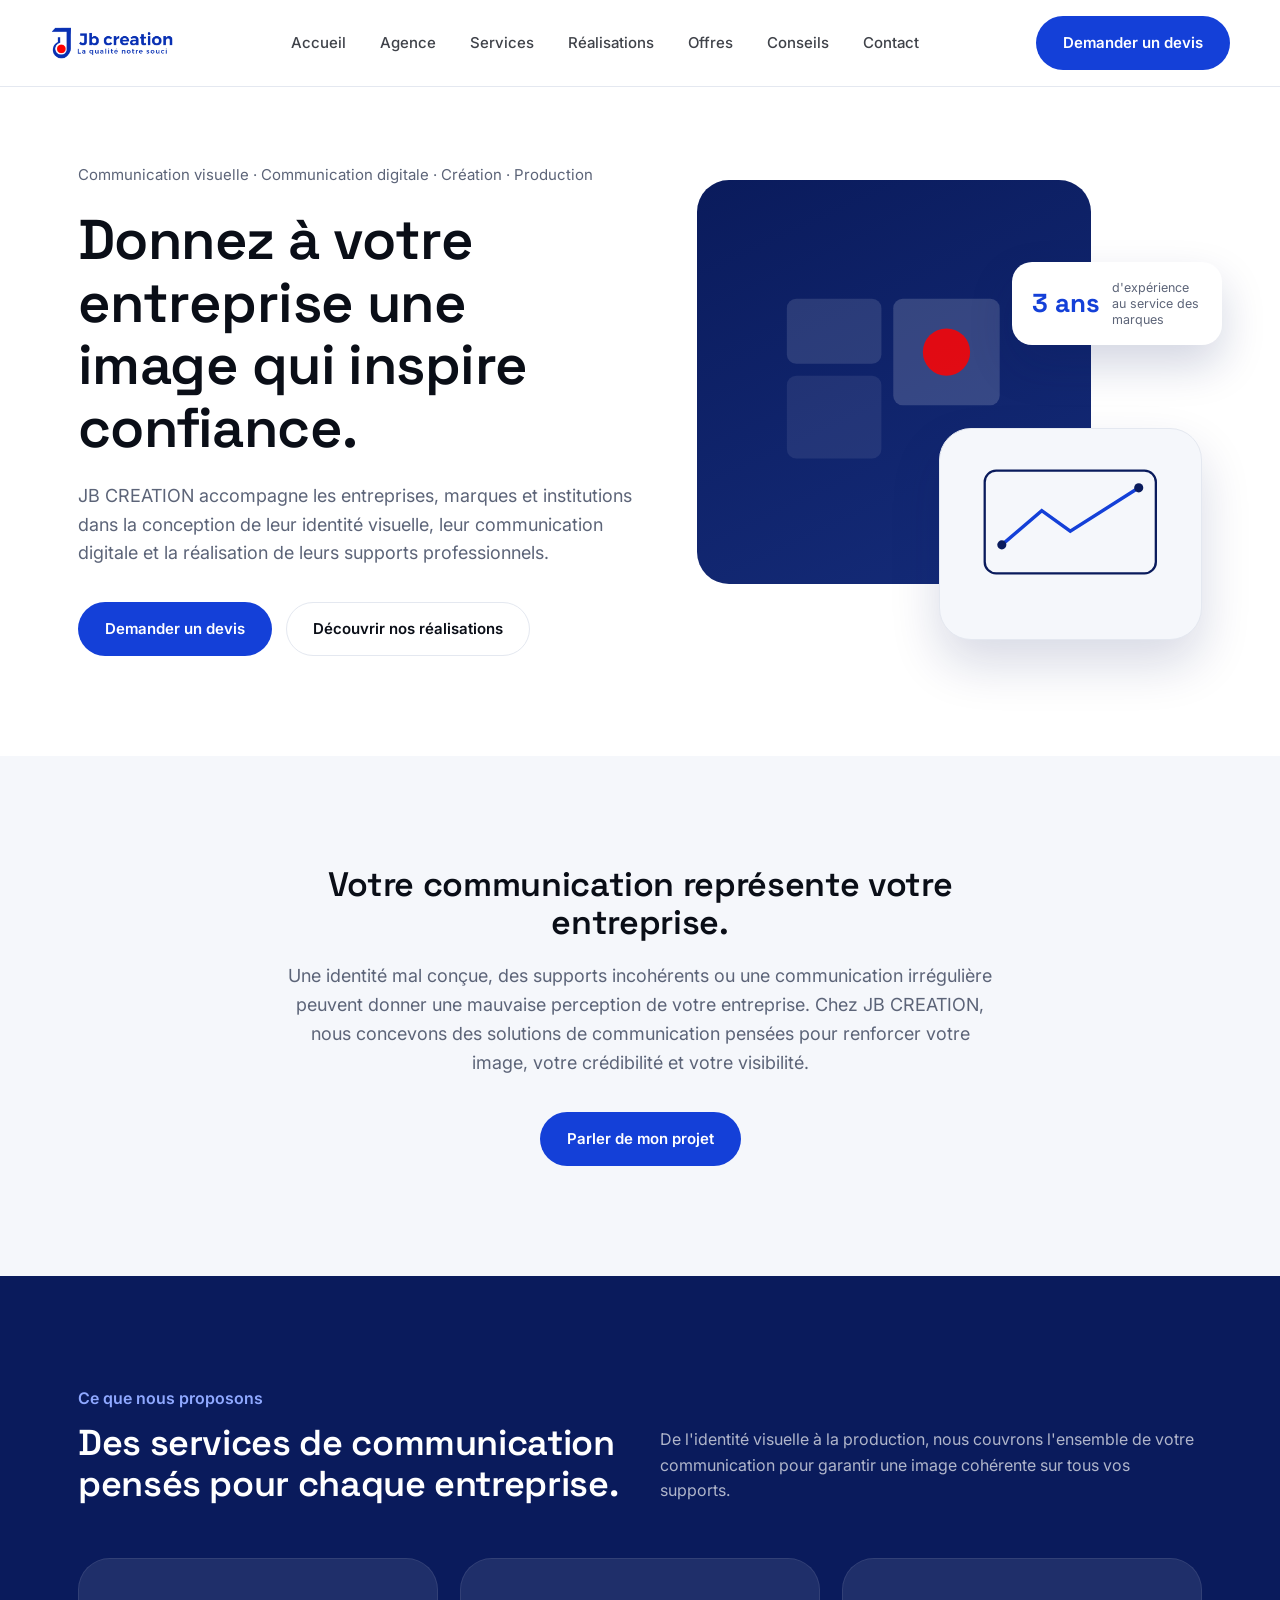
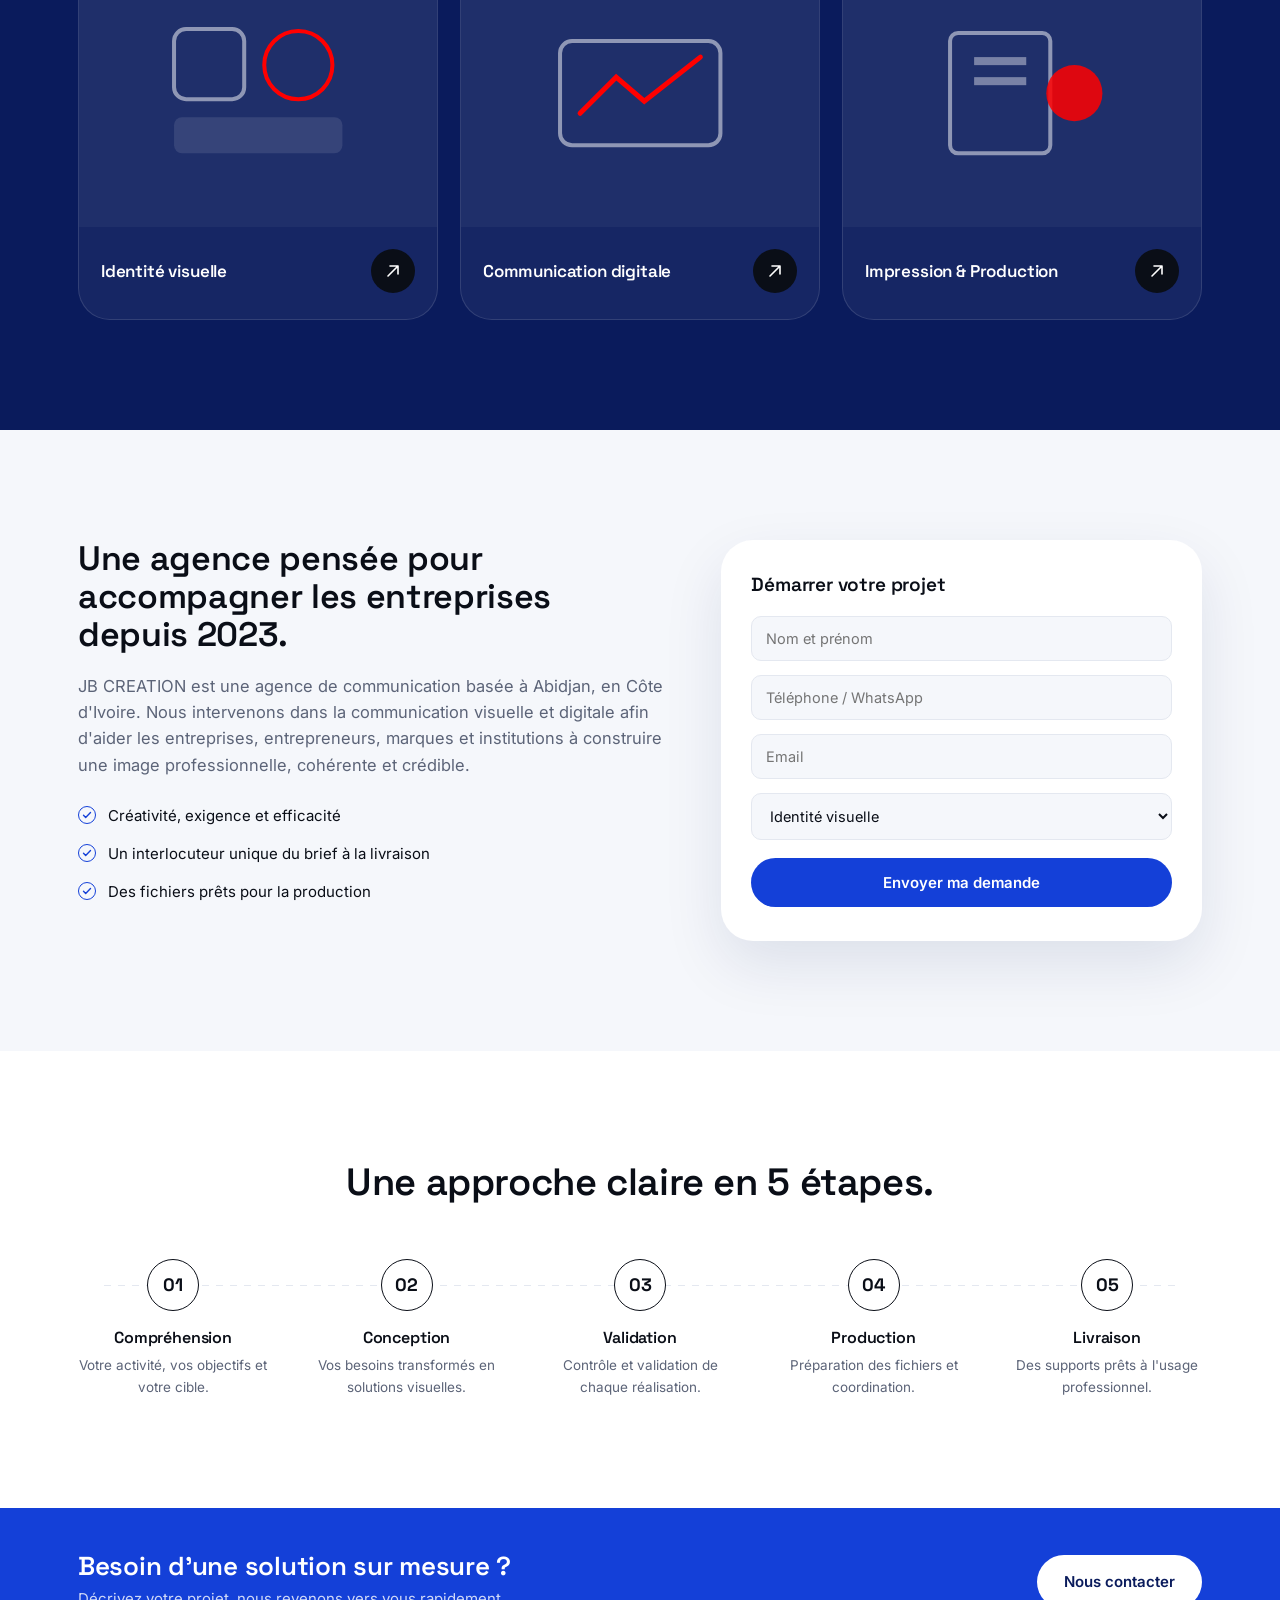
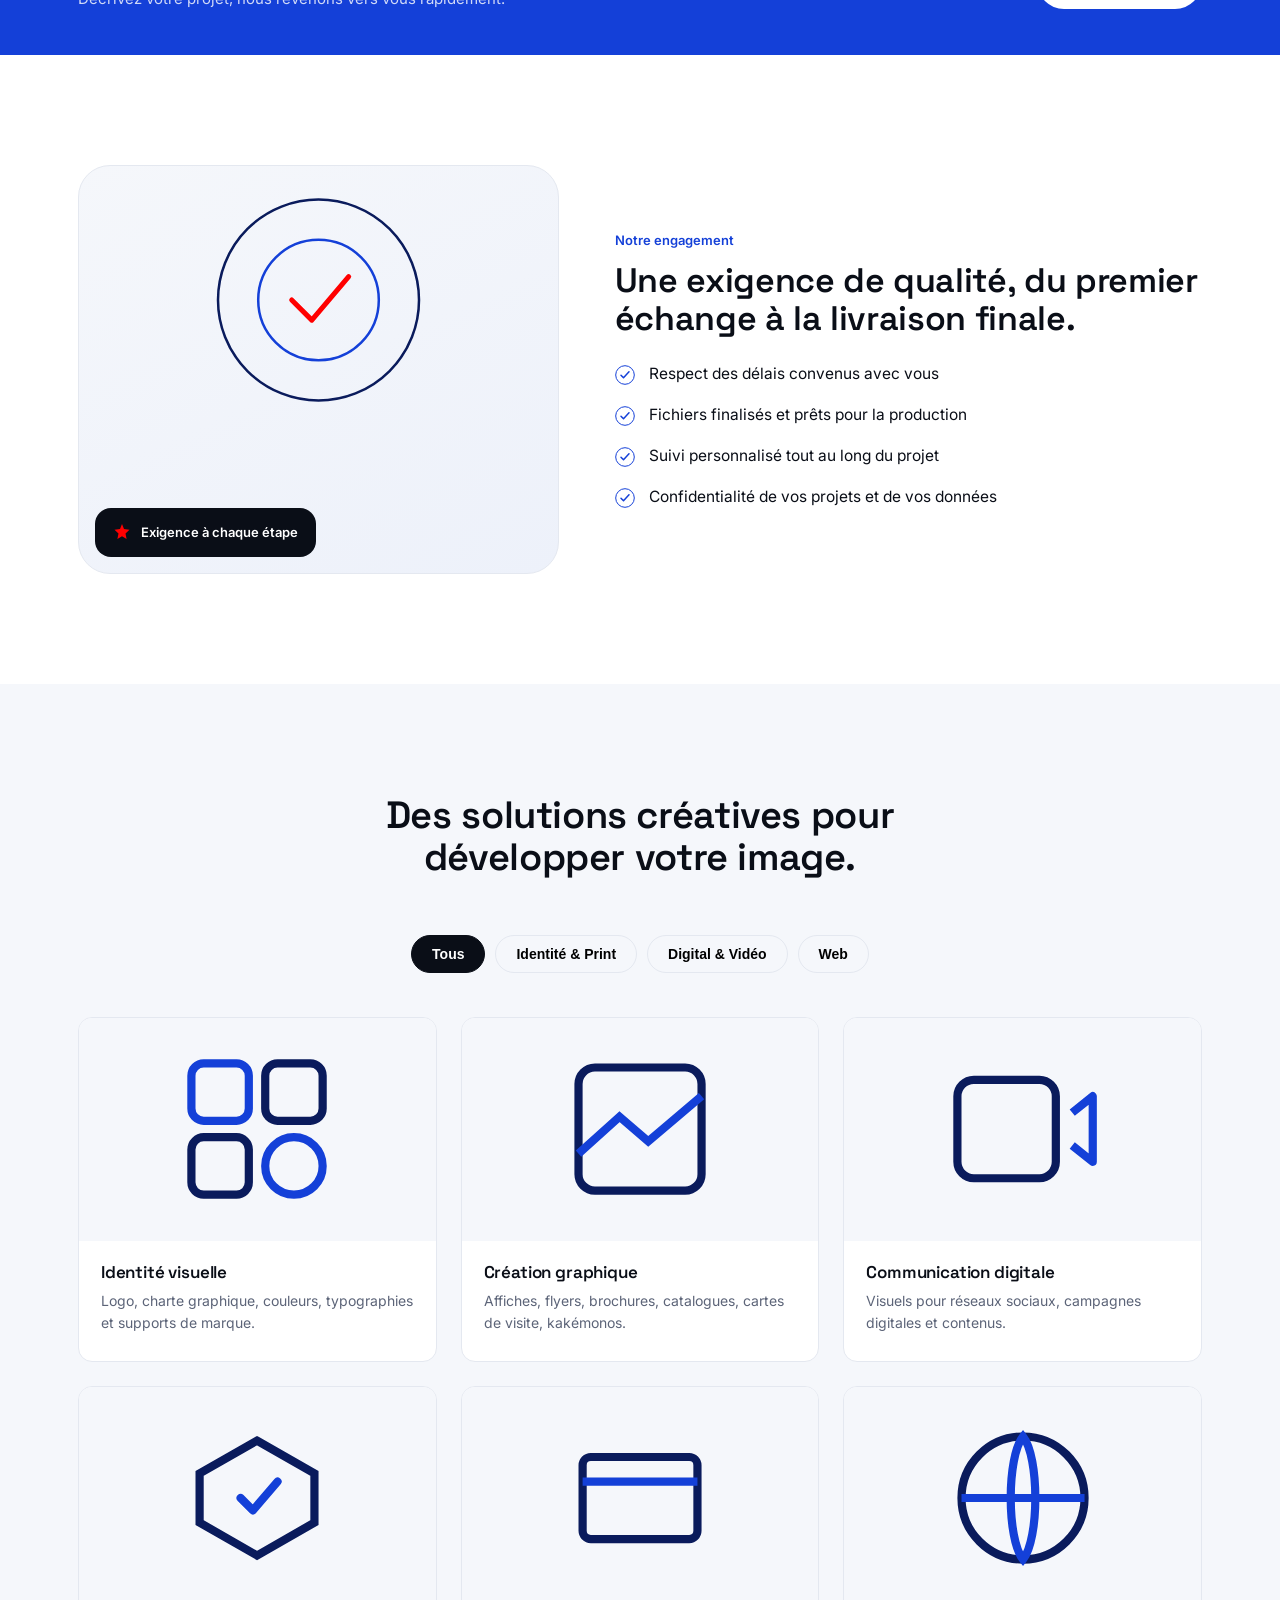
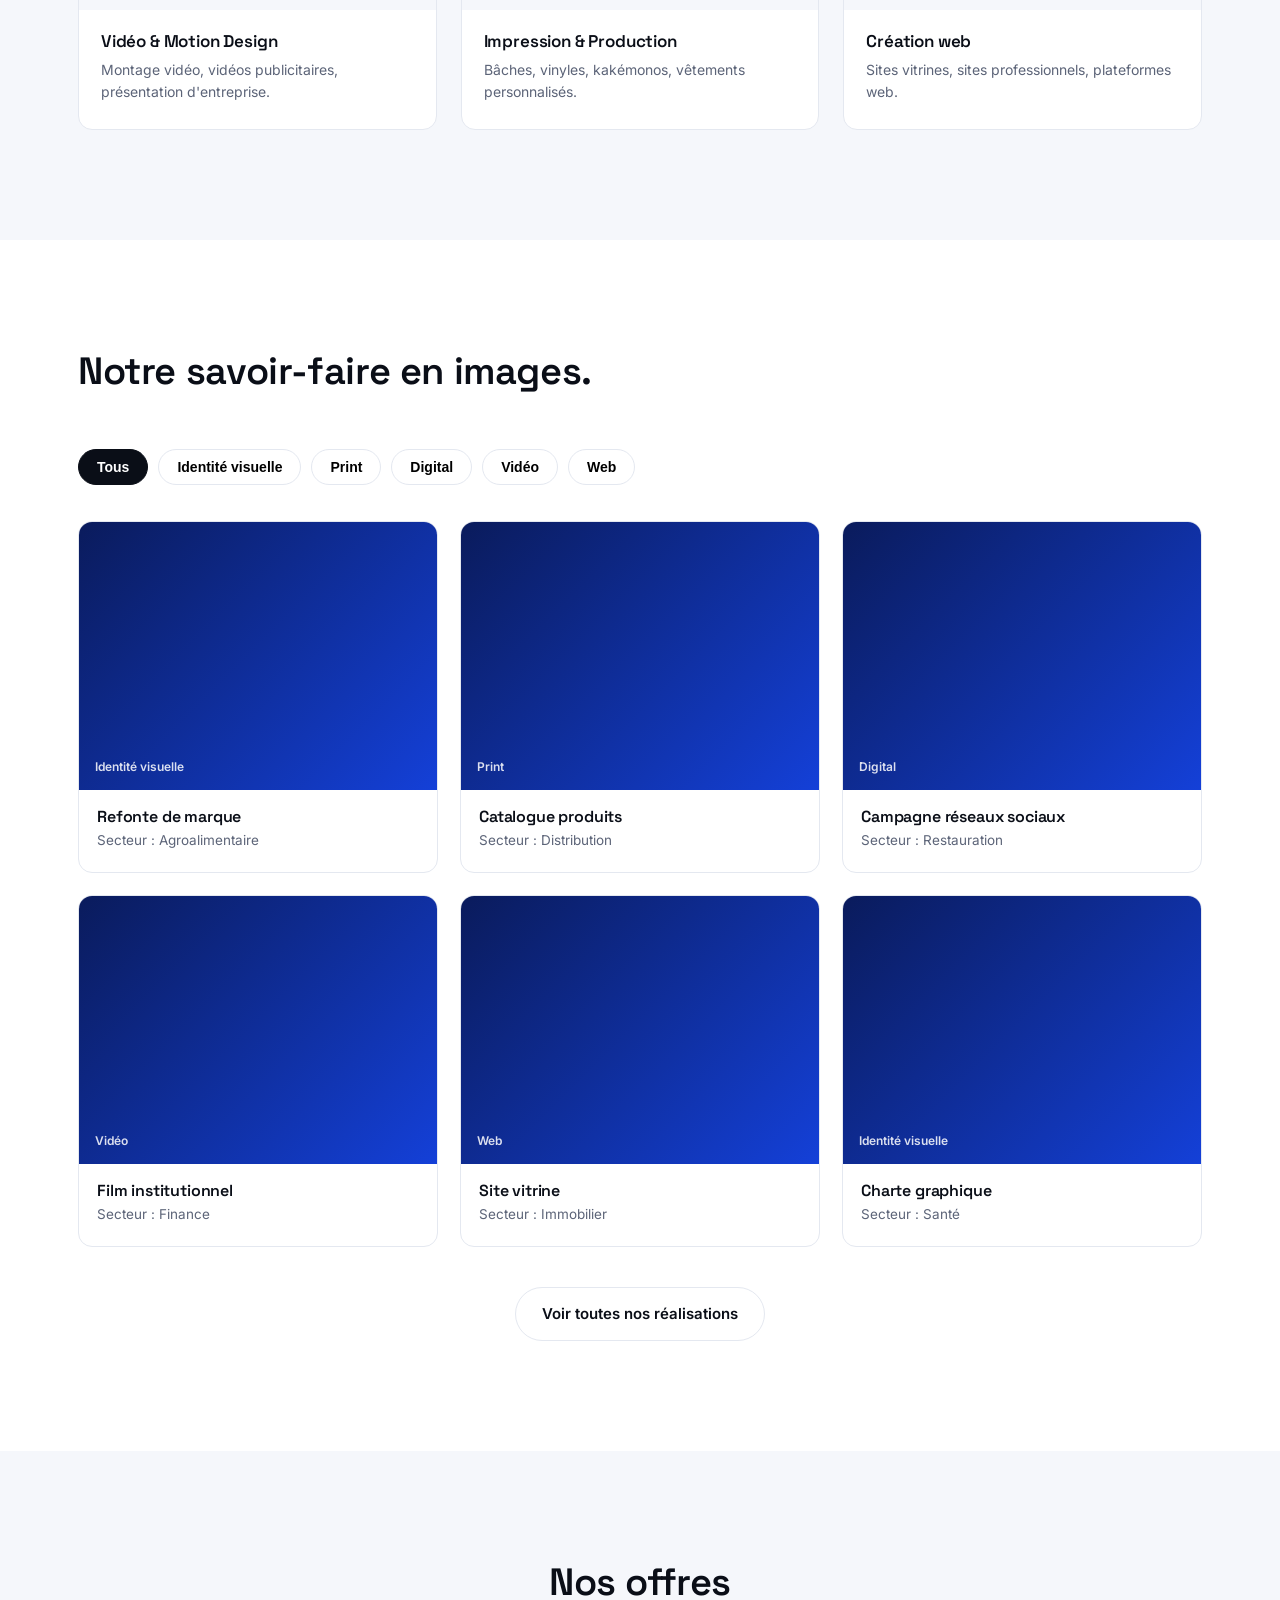
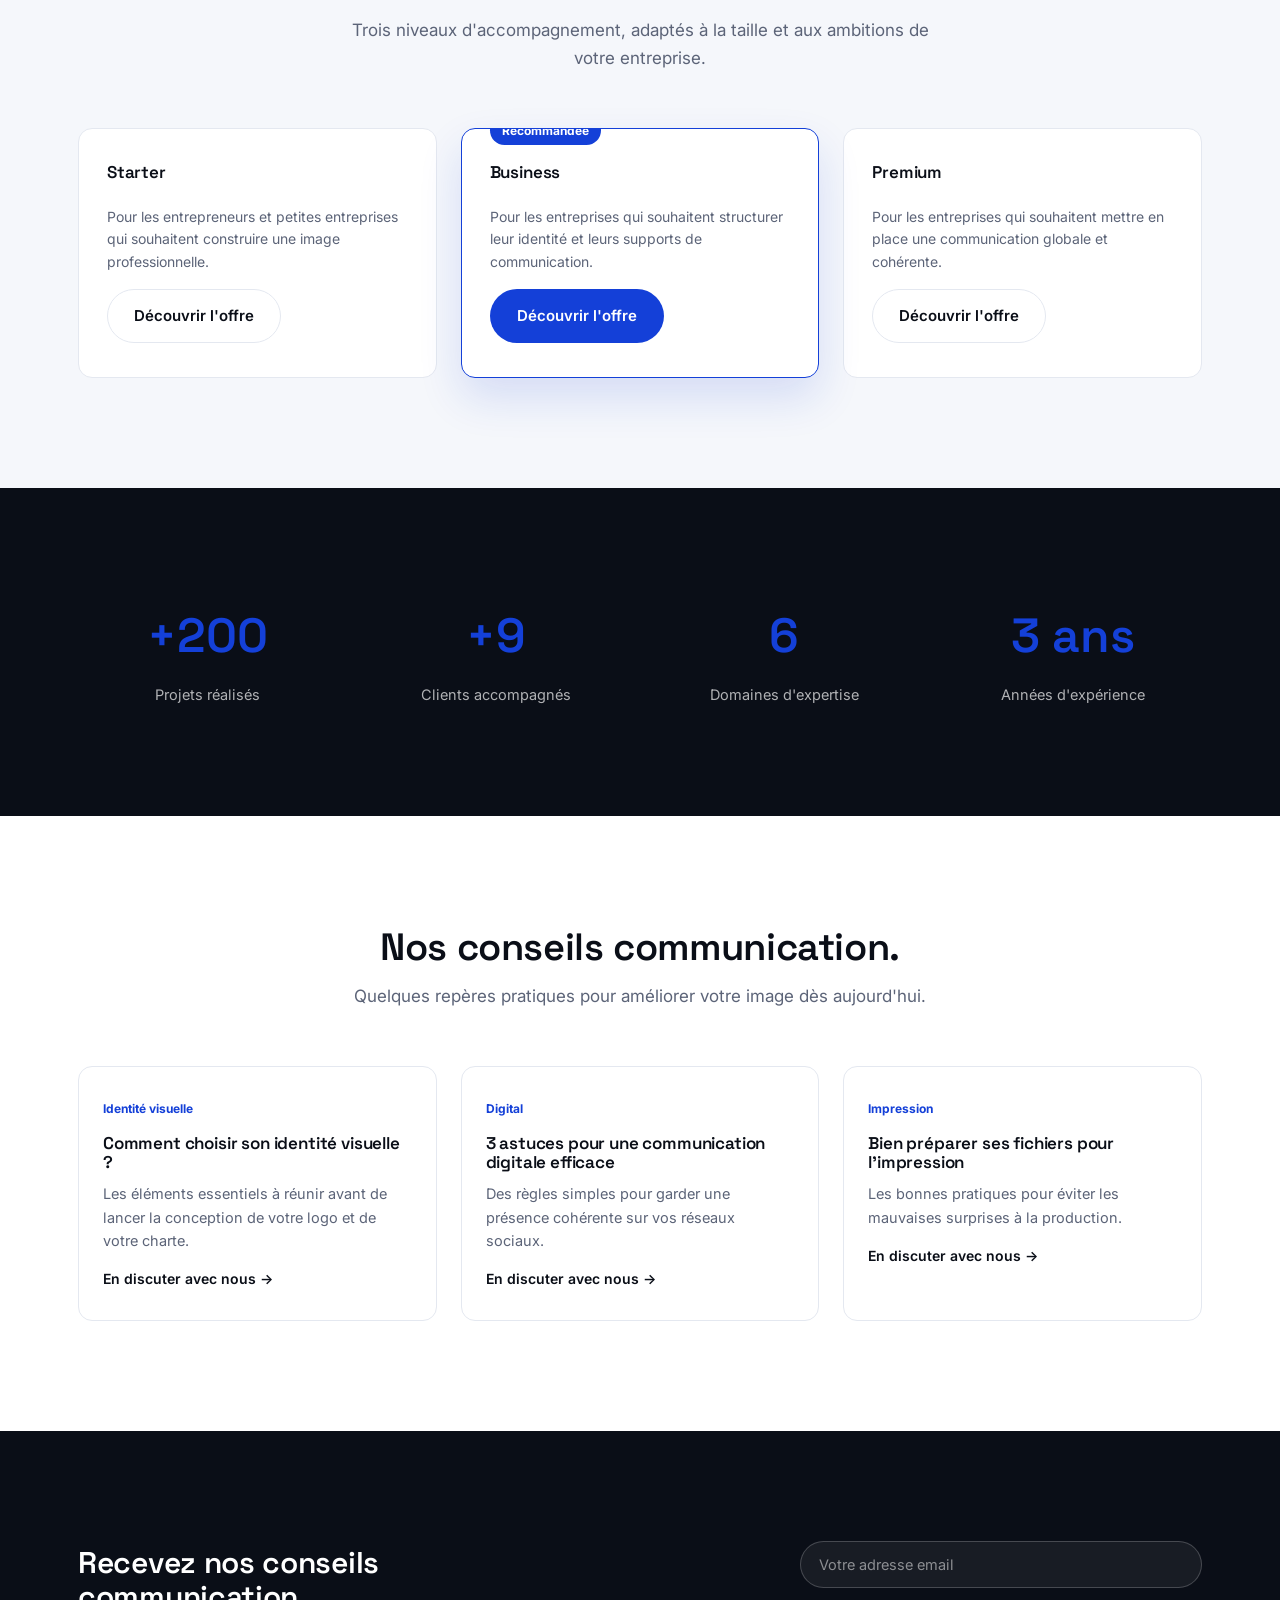
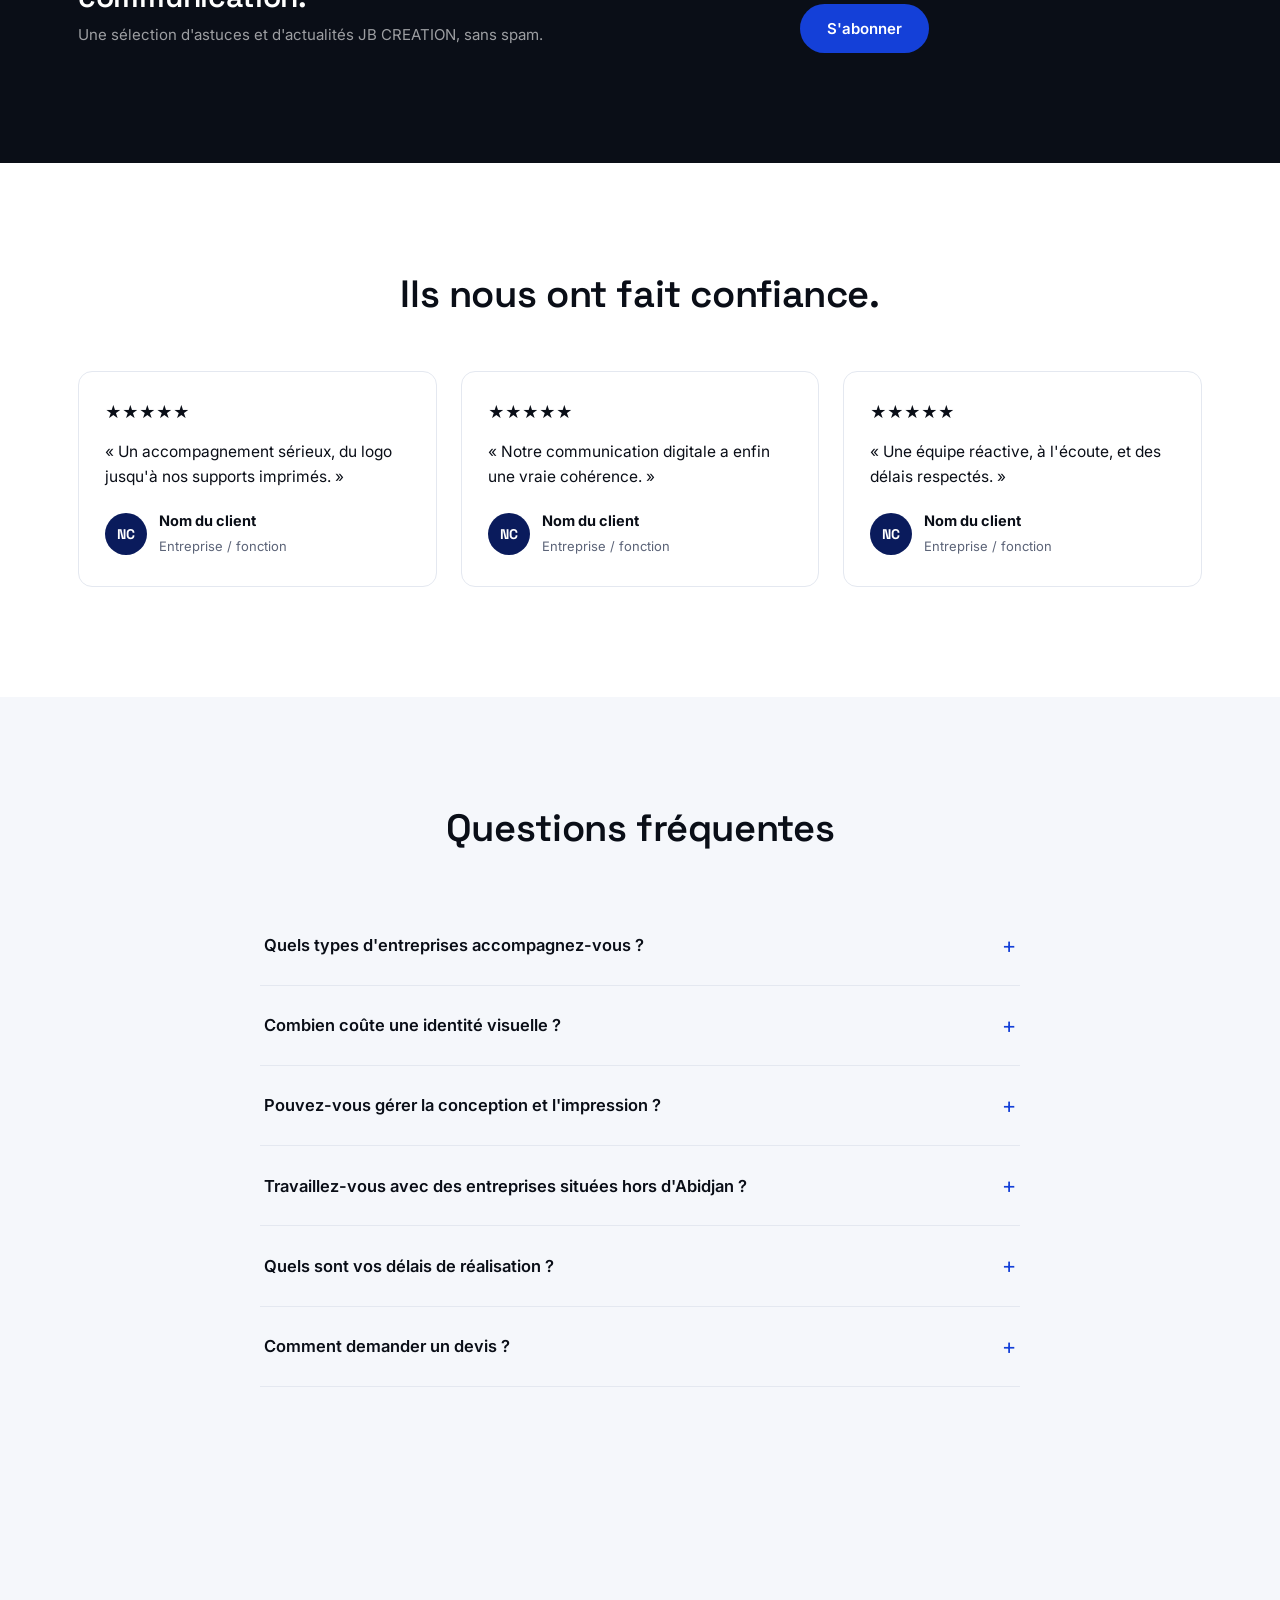
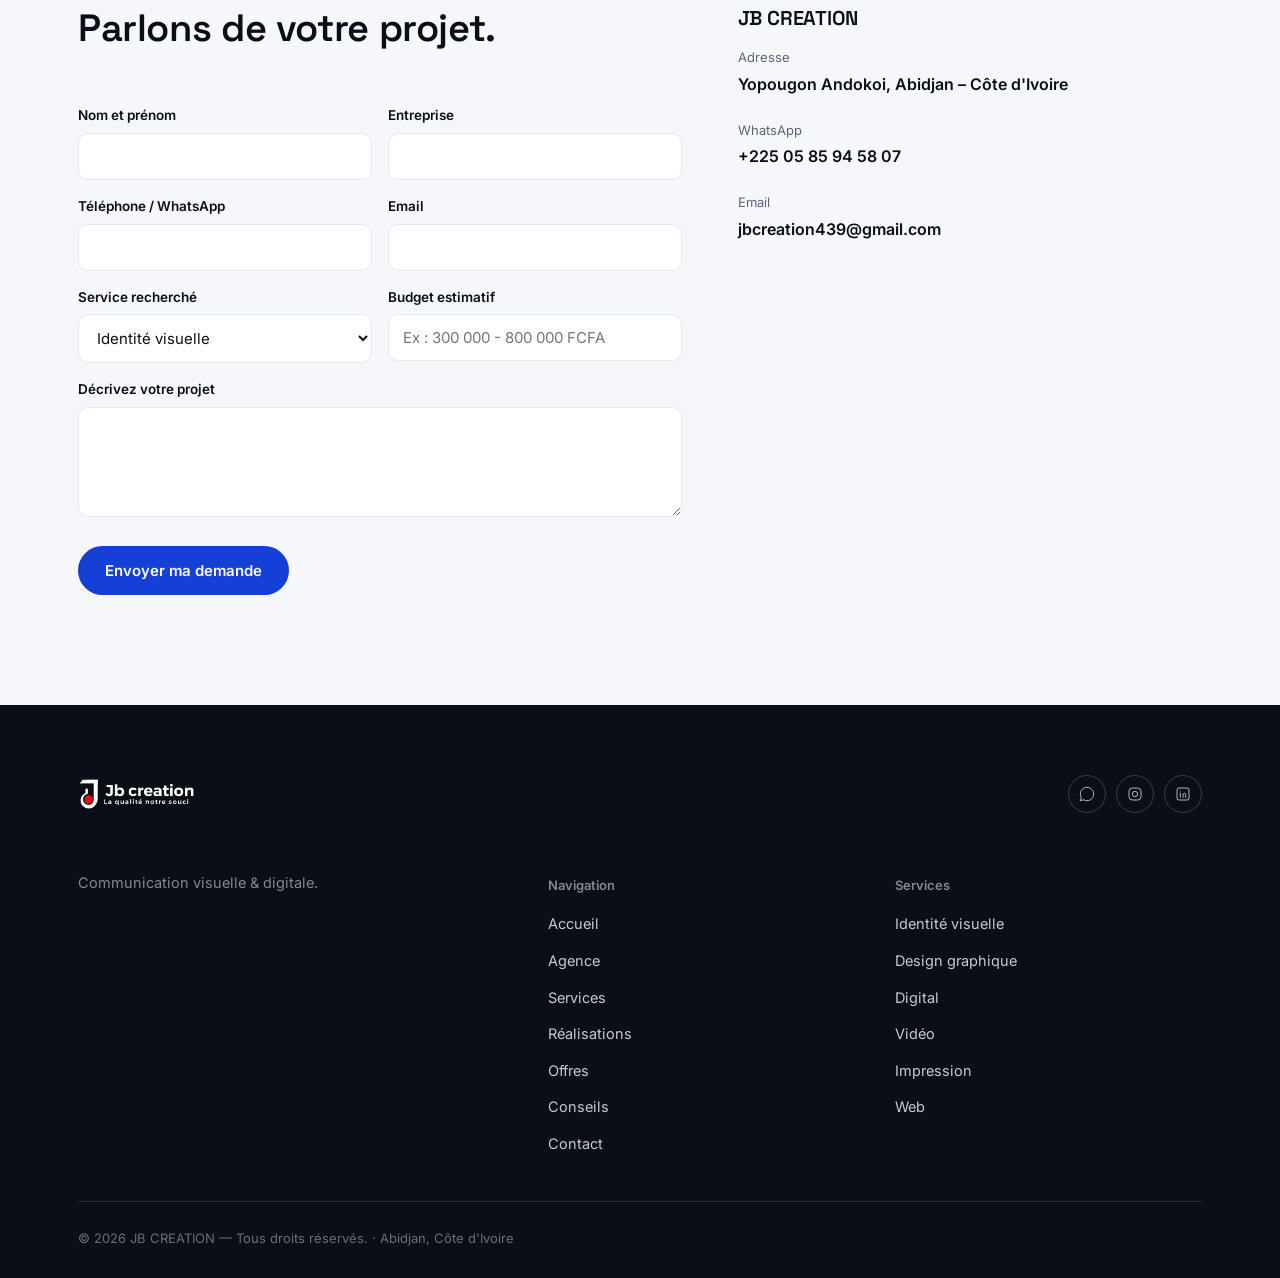
<file: JB CREATION — Agence de communication visuelle & digitale, Abidjan.html>
<!DOCTYPE html>
<html lang="fr">
<head>
<meta charset="UTF-8">
<meta name="viewport" content="width=device-width, initial-scale=1.0">
<title>JB CREATION — Agence de communication visuelle & digitale, Abidjan</title>
<link rel="preconnect" href="https://fonts.googleapis.com">
<link rel="preconnect" href="https://fonts.gstatic.com" crossorigin>
<link href="https://fonts.googleapis.com/css2?family=Space+Grotesk:wght@400;500;600;700&family=Inter:wght@400;500;600;700&display=swap" rel="stylesheet">
<style>
  :root{
    --ink:#0A0E17;
    --navy:#0A1B5C;
    --electric:#1440D8;
    --white:#FFFFFF;
    --paper:#F5F7FB;
    --red:#FF0000;
    --muted:#5C6478;
    --line:#E4E8F0;
    --radius:14px;
    --radius-lg:32px;
    --maxw:1180px;
  }
  *{box-sizing:border-box;}
  html{scroll-behavior:smooth;}
  body{
    margin:0;
    font-family:'Inter',sans-serif;
    color:var(--ink);
    background:var(--white);
    line-height:1.6;
    -webkit-font-smoothing:antialiased;
  }
  h1,h2,h3,.display{
    font-family:'Space Grotesk',sans-serif;
    font-weight:600;
    line-height:1.12;
    margin:0;
    letter-spacing:-0.01em;
  }
  p{margin:0;}
  a{color:inherit;text-decoration:none;}
  img,svg{display:block;max-width:100%;}
  ul{margin:0;}
  .wrap{max-width:var(--maxw);margin:0 auto;padding:0 28px;}
  section{padding:110px 0;}
  @media (max-width:720px){ section{padding:70px 0;} .wrap{padding:0 20px;} }

  /* Buttons */
  .btn{
    display:inline-flex;align-items:center;gap:8px;
    padding:14px 26px;border-radius:999px;
    font-family:'Inter',sans-serif;font-weight:600;font-size:15px;
    border:1.5px solid transparent;cursor:pointer;
    transition:transform .18s ease, box-shadow .18s ease, background .18s ease, color .18s ease;
    white-space:nowrap;
  }
  .btn-primary{background:var(--electric);color:var(--white);}
  .btn-primary:hover{transform:translateY(-2px);box-shadow:0 10px 24px rgba(20,64,216,.35);}
  .btn-outline{background:transparent;color:var(--ink);border-color:var(--line);}
  .btn-outline:hover{border-color:var(--ink);}
  .btn-on-dark{background:transparent;color:var(--white);border-color:rgba(255,255,255,.35);}
  .btn-on-dark:hover{border-color:var(--white);}
  .btn-white{background:var(--white);color:var(--navy);}
  .btn-white:hover{transform:translateY(-2px);box-shadow:0 10px 24px rgba(0,0,0,.25);}
  .btn-sm{padding:9px 18px;font-size:13.5px;}
  .btn-icon-circle{
    width:44px;height:44px;border-radius:50%;background:var(--ink);color:var(--white);
    display:inline-flex;align-items:center;justify-content:center;flex-shrink:0;
    transition:background .18s, transform .18s;
  }
  .btn-icon-circle:hover{background:var(--electric);transform:rotate(-45deg);}

  /* Header */
  header{
    position:sticky;top:0;z-index:100;
    background:rgba(255,255,255,.86);
    backdrop-filter:saturate(180%) blur(14px);
    border-bottom:1px solid var(--line);
  }
  .nav{display:flex;align-items:center;justify-content:space-between;padding:16px 0;}
  .logo-link{display:flex;align-items:center;}
  .logo-img{height:34px;width:auto;display:block;}
  @media (max-width:480px){ .logo-img{height:28px;} }
  .nav-links{display:flex;gap:34px;list-style:none;margin:0;padding:0;}
  .nav-links a{font-size:15px;font-weight:500;color:var(--ink);opacity:.78;transition:opacity .15s;}
  .nav-links a:hover{opacity:1;}
  .nav-cta{display:flex;align-items:center;gap:22px;}
  .burger{display:none;background:none;border:none;cursor:pointer;padding:8px;}
  .burger span{display:block;width:22px;height:2px;background:var(--ink);margin:5px 0;}
  @media (max-width:900px){
    .nav-links{display:none;}
    .burger{display:block;}
  }

  /* Hero */
  .hero{padding:76px 0 100px;overflow:hidden;position:relative;}
  .hero-grid{display:grid;grid-template-columns:1.05fr .95fr;gap:60px;align-items:center;}
  @media (max-width:900px){ .hero-grid{grid-template-columns:1fr;} }
  .eyebrow-plain{font-size:15px;color:var(--muted);margin-bottom:22px;}
  .hero h1{font-size:clamp(34px,4.6vw,56px);}
  .hero-sub{margin-top:22px;font-size:18px;color:var(--muted);max-width:52ch;}
  .hero-actions{display:flex;gap:14px;margin-top:34px;flex-wrap:wrap;}

  /* Hero collage */
  .collage{position:relative;height:460px;}
  @media (max-width:900px){ .collage{height:380px;margin-top:20px;} }
  .collage-panel{position:absolute;border-radius:var(--radius-lg);overflow:hidden;display:flex;align-items:center;justify-content:center;}
  .collage-a{width:78%;height:88%;top:0;left:0;background:linear-gradient(155deg,var(--navy),#152C7A);}
  .collage-b{width:52%;height:46%;bottom:0;right:0;background:var(--paper);border:1px solid var(--line);box-shadow:0 24px 50px rgba(10,27,92,.16);}
  .collage-badge{
    position:absolute;top:18%;right:-4%;background:var(--white);border-radius:20px;
    box-shadow:0 20px 44px rgba(10,27,92,.18);padding:18px 20px;
    display:flex;align-items:center;gap:12px;
  }
  @media (max-width:900px){ .collage-badge{right:2%;} }
  .collage-badge .num{font-family:'Space Grotesk',sans-serif;font-size:26px;font-weight:700;color:var(--electric);}
  .collage-badge .lbl{font-size:12.5px;color:var(--muted);max-width:90px;line-height:1.25;}

  /* Section headers */
  .sec-head{max-width:620px;margin-bottom:56px;}
  .sec-head h2{font-size:clamp(26px,3.4vw,38px);}
  .sec-head p{margin-top:14px;color:var(--muted);font-size:17px;}
  .sec-head.on-dark p{color:rgba(255,255,255,.7);}
  .center{margin-left:auto;margin-right:auto;text-align:center;}
  .eyebrow{font-size:13px;font-weight:600;color:var(--electric);margin-bottom:12px;}
  .eyebrow.on-dark{color:#8FA8FF;}

  /* Dark services intro (section 3) */
  .dark-intro{background:var(--navy);color:var(--white);}
  .dark-intro-grid{display:grid;grid-template-columns:1fr 1fr;gap:40px;align-items:end;margin-bottom:54px;}
  @media (max-width:800px){.dark-intro-grid{grid-template-columns:1fr;}}
  .dark-intro-grid h2{font-size:clamp(26px,3.4vw,36px);color:var(--white);}
  .dark-intro-grid p{color:rgba(255,255,255,.68);font-size:16px;}
  .di-cards{display:grid;grid-template-columns:repeat(3,1fr);gap:22px;}
  @media (max-width:800px){.di-cards{grid-template-columns:1fr;}}
  .di-card{background:rgba(255,255,255,.05);border:1px solid rgba(255,255,255,.12);border-radius:var(--radius-lg);overflow:hidden;transition:transform .2s, background .2s;}
  .di-card:hover{transform:translateY(-4px);background:rgba(255,255,255,.08);}
  .di-visual{aspect-ratio:4/3;display:flex;align-items:center;justify-content:center;background:rgba(255,255,255,.04);}
  .di-body{padding:22px 22px 26px;display:flex;align-items:center;justify-content:space-between;gap:10px;}
  .di-body h3{font-size:17px;color:var(--white);}

  /* About + form card */
  .about-form{background:var(--paper);}
  .af-grid{display:grid;grid-template-columns:1.1fr .9fr;gap:56px;align-items:start;}
  @media (max-width:900px){.af-grid{grid-template-columns:1fr;}}
  .af-grid h2{font-size:clamp(26px,3.2vw,34px);}
  .af-grid p{margin-top:18px;color:var(--muted);font-size:16.5px;}
  .af-points{margin-top:26px;display:grid;gap:14px;}
  .af-point{display:flex;gap:12px;align-items:flex-start;font-size:15px;}
  .af-point svg{flex-shrink:0;margin-top:2px;}
  .form-card{background:var(--white);border-radius:var(--radius-lg);padding:34px 30px;box-shadow:0 24px 60px rgba(10,27,92,.1);}
  .form-card h3{font-size:19px;margin-bottom:20px;}
  .form-card form{display:grid;gap:14px;}
  .form-card input,.form-card select{
    width:100%;padding:13px 14px;border:1px solid var(--line);border-radius:10px;
    font-family:'Inter',sans-serif;font-size:14.5px;background:var(--paper);color:var(--ink);
  }
  .form-card input:focus,.form-card select:focus{outline:2px solid var(--electric);outline-offset:1px;}
  .form-card .btn{width:100%;justify-content:center;margin-top:4px;}

  /* Steps */
  .steps-row{display:flex;justify-content:space-between;position:relative;gap:10px;}
  .steps-row::before{
    content:"";position:absolute;top:26px;left:26px;right:26px;height:1px;
    background-image:linear-gradient(to right, var(--line) 50%, transparent 0%);
    background-size:14px 1px;background-repeat:repeat-x;z-index:0;
  }
  @media (max-width:800px){.steps-row{flex-wrap:wrap;} .steps-row::before{display:none;}}
  .step{position:relative;z-index:1;text-align:center;max-width:190px;}
  @media (max-width:800px){.step{max-width:44%;}}
  .step-circle{
    width:52px;height:52px;border-radius:50%;background:var(--white);border:1.5px solid var(--ink);
    display:flex;align-items:center;justify-content:center;margin:0 auto 18px;
    font-family:'Space Grotesk',sans-serif;font-weight:700;font-size:18px;
  }
  .step h3{font-size:16px;margin-bottom:8px;}
  .step p{font-size:13.5px;color:var(--muted);}

  /* CTA banner */
  .cta-banner{background:var(--electric);color:var(--white);}
  .cta-banner .wrap{display:flex;align-items:center;justify-content:space-between;gap:24px;padding-top:44px;padding-bottom:44px;flex-wrap:wrap;}
  section.cta-banner{padding:0;}
  .cta-banner h3{font-size:clamp(20px,2.6vw,26px);}
  .cta-banner p{margin-top:6px;color:rgba(255,255,255,.8);font-size:15px;}

  /* Trust / commitment section */
  .trust-grid{display:grid;grid-template-columns:.9fr 1.1fr;gap:56px;align-items:center;}
  @media (max-width:900px){.trust-grid{grid-template-columns:1fr;}}
  .trust-visual{aspect-ratio:4/3.4;border-radius:var(--radius-lg);background:linear-gradient(155deg,var(--paper),#EDF1FA);position:relative;overflow:hidden;border:1px solid var(--line);}
  .trust-badge{
    position:absolute;bottom:16px;left:16px;background:var(--ink);color:var(--white);
    border-radius:16px;padding:14px 18px;font-size:13px;font-weight:600;
    display:flex;align-items:center;gap:10px;
  }
  .trust h2{font-size:clamp(26px,3.2vw,34px);}
  .trust-list{margin-top:24px;display:grid;gap:16px;}
  .trust-item{display:flex;gap:14px;align-items:flex-start;font-size:15.5px;}
  .trust-item svg{flex-shrink:0;margin-top:3px;}

  /* Second badge on light backgrounds reused */
  .badge-pill{
    display:inline-flex;align-items:center;gap:8px;background:var(--paper);
    border:1px solid var(--line);border-radius:999px;padding:7px 14px;font-size:12.5px;font-weight:600;color:var(--navy);
  }

  /* Services grid with tabs */
  .tabs{display:flex;gap:10px;justify-content:center;margin-bottom:44px;flex-wrap:wrap;}
  .tab-btn{
    padding:10px 20px;border-radius:999px;border:1px solid var(--line);background:transparent;
    font-size:14px;font-weight:600;cursor:pointer;transition:background .18s,color .18s,border-color .18s;
  }
  .tab-btn.active,.tab-btn:hover{background:var(--ink);color:var(--white);border-color:var(--ink);}
  .services-grid{display:grid;grid-template-columns:repeat(3,1fr);gap:24px;}
  @media (max-width:900px){.services-grid{grid-template-columns:repeat(2,1fr);}}
  @media (max-width:600px){.services-grid{grid-template-columns:1fr;}}
  .service-card{
    border:1px solid var(--line);border-radius:var(--radius);overflow:hidden;
    transition:border-color .2s, transform .2s, box-shadow .2s;background:var(--white);
  }
  .service-card:hover{transform:translateY(-4px);box-shadow:0 16px 36px rgba(10,27,92,.09);border-color:transparent;}
  .service-visual{aspect-ratio:16/10;background:var(--paper);display:flex;align-items:center;justify-content:center;}
  .service-body{padding:22px 22px 26px;}
  .service-card h3{font-size:17px;margin-bottom:8px;}
  .service-card p{color:var(--muted);font-size:14px;}
  .services-cta{margin-top:44px;text-align:center;}

  /* Tips / Conseils */
  .tips-grid{display:grid;grid-template-columns:repeat(3,1fr);gap:24px;}
  @media (max-width:900px){.tips-grid{grid-template-columns:1fr;max-width:480px;margin:0 auto;}}
  .tip-card{border:1px solid var(--line);border-radius:var(--radius);padding:28px 24px;transition:transform .2s, box-shadow .2s;}
  .tip-card:hover{transform:translateY(-4px);box-shadow:0 16px 36px rgba(10,27,92,.08);}
  .tip-tag{font-size:12px;font-weight:700;color:var(--electric);text-transform:none;}
  .tip-card h3{font-size:17px;margin:14px 0 10px;}
  .tip-card p{font-size:14.5px;color:var(--muted);}
  .tip-link{margin-top:16px;display:inline-flex;align-items:center;gap:6px;font-size:14px;font-weight:600;}

  /* Newsletter */
  .newsletter{background:var(--ink);color:var(--white);}
  .nl-grid{display:flex;align-items:center;justify-content:space-between;gap:30px;flex-wrap:wrap;}
  .nl-grid h2{font-size:clamp(22px,2.8vw,30px);color:var(--white);max-width:420px;}
  .nl-grid p{color:rgba(255,255,255,.6);margin-top:10px;font-size:15px;}
  .nl-form{display:flex;gap:10px;flex-wrap:wrap;}
  .nl-form input{
    padding:14px 18px;border-radius:999px;border:1px solid rgba(255,255,255,.2);
    background:rgba(255,255,255,.06);color:var(--white);font-size:14.5px;min-width:240px;
  }
  .nl-form input::placeholder{color:rgba(255,255,255,.5);}
  .nl-form input:focus{outline:2px solid var(--electric);}

  /* Testimonials */
  .testi-grid{display:grid;grid-template-columns:repeat(3,1fr);gap:24px;}
  @media (max-width:900px){.testi-grid{grid-template-columns:1fr;max-width:520px;margin:0 auto;}}
  .testi-card{border:1px solid var(--line);border-radius:var(--radius);padding:28px 26px;}
  .stars{display:flex;gap:3px;margin-bottom:14px;}
  .testi-quote{font-size:15.5px;color:var(--ink);}
  .testi-who{margin-top:20px;display:flex;align-items:center;gap:12px;}
  .avatar{width:42px;height:42px;border-radius:50%;background:var(--navy);color:var(--white);display:flex;align-items:center;justify-content:center;font-family:'Space Grotesk',sans-serif;font-weight:700;font-size:14px;flex-shrink:0;}
  .testi-who .who-txt strong{display:block;font-size:14.5px;}
  .testi-who .who-txt span{font-size:13px;color:var(--muted);}

  /* FAQ */
  .faq{max-width:760px;margin:0 auto;}
  .faq-item{border-bottom:1px solid var(--line);}
  .faq-q{display:flex;align-items:center;justify-content:space-between;padding:22px 4px;cursor:pointer;font-size:16.5px;font-weight:600;}
  .faq-q .plus{font-size:22px;font-weight:400;transition:transform .25s;color:var(--electric);}
  .faq-item.open .plus{transform:rotate(45deg);}
  .faq-a{max-height:0;overflow:hidden;transition:max-height .3s ease;}
  .faq-a p{padding:0 4px 22px;color:var(--muted);font-size:15.5px;max-width:64ch;}

  /* Contact */
  .contact{background:var(--paper);}
  .contact-grid{display:grid;grid-template-columns:1.3fr 1fr;gap:56px;}
  @media (max-width:900px){.contact-grid{grid-template-columns:1fr;}}
  form{display:grid;gap:16px;}
  .form-row{display:grid;grid-template-columns:1fr 1fr;gap:16px;}
  @media (max-width:560px){.form-row{grid-template-columns:1fr;}}
  label{font-size:13.5px;font-weight:600;color:var(--ink);margin-bottom:6px;display:block;}
  input,select,textarea{
    width:100%;padding:13px 14px;border:1px solid var(--line);border-radius:10px;
    font-family:'Inter',sans-serif;font-size:15px;background:var(--white);color:var(--ink);
  }
  input:focus,select:focus,textarea:focus{outline:2px solid var(--electric);outline-offset:1px;border-color:transparent;}
  textarea{resize:vertical;min-height:110px;}
  form .btn{margin-top:6px;justify-self:start;}
  .contact-side h3{font-size:20px;margin-bottom:18px;}
  .contact-info-item{margin-bottom:22px;}
  .contact-info-item .label{font-size:13px;color:var(--muted);margin-bottom:4px;}
  .contact-info-item .value{font-size:16px;font-weight:600;}

  /* Footer */
  footer{background:var(--ink);color:rgba(255,255,255,.8);padding:70px 0 30px;}
  .footer-top{display:flex;justify-content:space-between;align-items:center;gap:20px;padding-bottom:44px;flex-wrap:wrap;}
  .footer-logo-img{height:32px;width:auto;}
  .footer-social{display:flex;gap:10px;}
  .footer-social a{width:38px;height:38px;border-radius:50%;border:1px solid rgba(255,255,255,.18);display:flex;align-items:center;justify-content:center;transition:background .18s,border-color .18s;}
  .footer-social a:hover{background:var(--electric);border-color:var(--electric);}
  .footer-grid{display:grid;grid-template-columns:1.4fr 1fr 1fr;gap:40px;padding-bottom:44px;border-bottom:1px solid rgba(255,255,255,.12);}
  @media (max-width:700px){.footer-grid{grid-template-columns:1fr;gap:32px;}}
  .footer-tag{margin-top:14px;color:rgba(255,255,255,.5);font-size:14.5px;}
  .footer-col h4{font-size:13px;text-transform:none;color:rgba(255,255,255,.5);margin-bottom:16px;font-weight:600;}
  .footer-col ul{list-style:none;margin:0;padding:0;display:grid;gap:11px;}
  .footer-col a{font-size:14.5px;color:rgba(255,255,255,.78);transition:color .15s;}
  .footer-col a:hover{color:var(--white);}
  .footer-bottom{padding-top:26px;font-size:13px;color:rgba(255,255,255,.4);}
</style>
</head>
<body>

<header>
  <div class="wrap nav">
    <a href="#accueil" class="logo-link"><img src="[data-uri]" alt="JB CREATION" class="logo-img"></a>
    <ul class="nav-links">
      <li><a href="#accueil">Accueil</a></li>
      <li><a href="#agence">Agence</a></li>
      <li><a href="#services">Services</a></li>
      <li><a href="#realisations">Réalisations</a></li>
      <li><a href="#offres">Offres</a></li>
      <li><a href="#conseils">Conseils</a></li>
      <li><a href="#contact">Contact</a></li>
    </ul>
    <div class="nav-cta">
      <a href="#contact" class="btn btn-primary">Demander un devis</a>
    </div>
  </div>
</header>

<main>

  <!-- HERO -->
  <section class="hero" id="accueil">
    <div class="wrap hero-grid">
      <div>
        <p class="eyebrow-plain">Communication visuelle · Communication digitale · Création · Production</p>
        <h1 data-field="f-hero-title">Donnez à votre entreprise une image qui inspire confiance.</h1>
        <p class="hero-sub" data-field="f-hero-sub">JB CREATION accompagne les entreprises, marques et institutions dans la conception de leur identité visuelle, leur communication digitale et la réalisation de leurs supports professionnels.</p>
        <div class="hero-actions">
          <a href="#contact" class="btn btn-primary">Demander un devis</a>
          <a href="#realisations" class="btn btn-outline">Découvrir nos réalisations</a>
        </div>
      </div>
      <div class="collage" aria-hidden="true">
        <div class="collage-panel collage-a">
          <svg width="60%" viewBox="0 0 200 160" fill="none">
            <rect x="10" y="10" width="80" height="55" rx="8" fill="rgba(255,255,255,.12)"/>
            <rect x="100" y="10" width="90" height="90" rx="8" fill="rgba(255,255,255,.16)"/>
            <rect x="10" y="75" width="80" height="70" rx="8" fill="rgba(255,255,255,.08)"/>
            <circle cx="145" cy="55" r="20" fill="#FF0000" opacity=".85"/>
            <rect x="10" y="150" width="180" height="0" />
          </svg>
        </div>
        <div class="collage-panel collage-b">
          <svg width="70%" viewBox="0 0 160 120" fill="none">
            <rect x="5" y="5" width="150" height="90" rx="10" stroke="#0A1B5C" stroke-width="2"/>
            <path d="M20 70L55 40L80 58L140 20" stroke="#1440D8" stroke-width="3" stroke-linecap="round"/>
            <circle cx="20" cy="70" r="4" fill="#0A1B5C"/>
            <circle cx="140" cy="20" r="4" fill="#0A1B5C"/>
          </svg>
        </div>
        <div class="collage-badge">
          <span class="num" data-field="f-hero-badge-num">3 ans</span>
          <span class="lbl" data-field="f-hero-badge-lbl">d'expérience au service des marques</span>
        </div>
      </div>
    </div>
  </section>

  <!-- PROBLEM -->
  <section class="problem" style="background:var(--paper);">
    <div class="wrap" style="max-width:760px;text-align:center;">
      <h2 style="font-size:clamp(24px,3.2vw,34px);" data-field="f-problem-title">Votre communication représente votre entreprise.</h2>
      <p style="margin-top:20px;font-size:18px;color:var(--muted);" data-field="f-problem-text">Une identité mal conçue, des supports incohérents ou une communication irrégulière peuvent donner une mauvaise perception de votre entreprise. Chez JB CREATION, nous concevons des solutions de communication pensées pour renforcer votre image, votre crédibilité et votre visibilité.</p>
      <a href="#contact" class="btn btn-primary" style="margin-top:34px;">Parler de mon projet</a>
    </div>
  </section>

  <!-- DARK INTRO — services en avant -->
  <section class="dark-intro">
    <div class="wrap">
      <div class="dark-intro-grid">
        <div>
          <p class="eyebrow on-dark">Ce que nous proposons</p>
          <h2>Des services de communication pensés pour chaque entreprise.</h2>
        </div>
        <p>De l'identité visuelle à la production, nous couvrons l'ensemble de votre communication pour garantir une image cohérente sur tous vos supports.</p>
      </div>
      <div class="di-cards">
        <div class="di-card">
          <div class="di-visual">
            <svg width="56%" viewBox="0 0 100 80" fill="none"><rect x="8" y="8" width="35" height="35" rx="6" stroke="#FFFFFF" stroke-opacity=".5" stroke-width="2"/><circle cx="70" cy="26" r="17" stroke="#FF0000" stroke-width="2"/><rect x="8" y="52" width="84" height="18" rx="4" fill="rgba(255,255,255,.1)"/></svg>
          </div>
          <div class="di-body">
            <h3>Identité visuelle</h3>
            <a href="#services" class="btn-icon-circle" aria-label="Voir le service"><svg width="16" height="16" viewBox="0 0 16 16" fill="none"><path d="M3 13L13 3M13 3H5M13 3V11" stroke="currentColor" stroke-width="1.6" stroke-linecap="round" stroke-linejoin="round"/></svg></a>
          </div>
        </div>
        <div class="di-card">
          <div class="di-visual">
            <svg width="56%" viewBox="0 0 100 80" fill="none"><rect x="10" y="14" width="80" height="52" rx="6" stroke="#FFFFFF" stroke-opacity=".5" stroke-width="2"/><path d="M20 50L38 32L52 44L80 22" stroke="#FF0000" stroke-width="2.5" stroke-linecap="round"/></svg>
          </div>
          <div class="di-body">
            <h3>Communication digitale</h3>
            <a href="#services" class="btn-icon-circle" aria-label="Voir le service"><svg width="16" height="16" viewBox="0 0 16 16" fill="none"><path d="M3 13L13 3M13 3H5M13 3V11" stroke="currentColor" stroke-width="1.6" stroke-linecap="round" stroke-linejoin="round"/></svg></a>
          </div>
        </div>
        <div class="di-card">
          <div class="di-visual">
            <svg width="56%" viewBox="0 0 100 80" fill="none"><rect x="14" y="10" width="50" height="60" rx="4" stroke="#FFFFFF" stroke-opacity=".5" stroke-width="2"/><rect x="26" y="22" width="26" height="4" fill="rgba(255,255,255,.4)"/><rect x="26" y="32" width="26" height="4" fill="rgba(255,255,255,.4)"/><circle cx="76" cy="40" r="14" fill="#FF0000" opacity=".85"/></svg>
          </div>
          <div class="di-body">
            <h3>Impression & Production</h3>
            <a href="#services" class="btn-icon-circle" aria-label="Voir le service"><svg width="16" height="16" viewBox="0 0 16 16" fill="none"><path d="M3 13L13 3M13 3H5M13 3V11" stroke="currentColor" stroke-width="1.6" stroke-linecap="round" stroke-linejoin="round"/></svg></a>
          </div>
        </div>
      </div>
    </div>
  </section>

  <!-- ABOUT + FORM CARD -->
  <section class="about-form" id="agence">
    <div class="wrap af-grid">
      <div>
        <h2>Une agence pensée pour accompagner les entreprises depuis 2023.</h2>
        <p>JB CREATION est une agence de communication basée à Abidjan, en Côte d'Ivoire. Nous intervenons dans la communication visuelle et digitale afin d'aider les entreprises, entrepreneurs, marques et institutions à construire une image professionnelle, cohérente et crédible.</p>
        <div class="af-points">
          <div class="af-point"><svg width="18" height="18" viewBox="0 0 18 18" fill="none"><circle cx="9" cy="9" r="8.5" stroke="#1440D8"/><path d="M5.5 9.2L7.7 11.4L12.5 6.5" stroke="#1440D8" stroke-width="1.4" stroke-linecap="round" stroke-linejoin="round"/></svg> Créativité, exigence et efficacité</div>
          <div class="af-point"><svg width="18" height="18" viewBox="0 0 18 18" fill="none"><circle cx="9" cy="9" r="8.5" stroke="#1440D8"/><path d="M5.5 9.2L7.7 11.4L12.5 6.5" stroke="#1440D8" stroke-width="1.4" stroke-linecap="round" stroke-linejoin="round"/></svg> Un interlocuteur unique du brief à la livraison</div>
          <div class="af-point"><svg width="18" height="18" viewBox="0 0 18 18" fill="none"><circle cx="9" cy="9" r="8.5" stroke="#1440D8"/><path d="M5.5 9.2L7.7 11.4L12.5 6.5" stroke="#1440D8" stroke-width="1.4" stroke-linecap="round" stroke-linejoin="round"/></svg> Des fichiers prêts pour la production</div>
        </div>
      </div>
      <div class="form-card">
        <h3>Démarrer votre projet</h3>
        <form onsubmit="event.preventDefault(); document.getElementById('contact').scrollIntoView({behavior:'smooth'});">
          <input type="text" placeholder="Nom et prénom" required>
          <input type="tel" placeholder="Téléphone / WhatsApp" required>
          <input type="email" placeholder="Email" required>
          <select>
            <option>Identité visuelle</option>
            <option>Création graphique</option>
            <option>Communication digitale</option>
            <option>Vidéo & Motion Design</option>
            <option>Impression & Production</option>
            <option>Création web</option>
          </select>
          <button type="submit" class="btn btn-primary">Envoyer ma demande</button>
        </form>
      </div>
    </div>
  </section>

  <!-- STEPS -->
  <section>
    <div class="wrap">
      <div class="sec-head center">
        <h2>Une approche claire en 5 étapes.</h2>
      </div>
      <div class="steps-row">
        <div class="step"><div class="step-circle">01</div><h3>Compréhension</h3><p>Votre activité, vos objectifs et votre cible.</p></div>
        <div class="step"><div class="step-circle">02</div><h3>Conception</h3><p>Vos besoins transformés en solutions visuelles.</p></div>
        <div class="step"><div class="step-circle">03</div><h3>Validation</h3><p>Contrôle et validation de chaque réalisation.</p></div>
        <div class="step"><div class="step-circle">04</div><h3>Production</h3><p>Préparation des fichiers et coordination.</p></div>
        <div class="step"><div class="step-circle">05</div><h3>Livraison</h3><p>Des supports prêts à l'usage professionnel.</p></div>
      </div>
    </div>
  </section>

  <!-- CTA BANNER -->
  <section class="cta-banner">
    <div class="wrap">
      <div>
        <h3>Besoin d'une solution sur mesure ?</h3>
        <p>Décrivez votre projet, nous revenons vers vous rapidement.</p>
      </div>
      <a href="#contact" class="btn btn-white">Nous contacter</a>
    </div>
  </section>

  <!-- TRUST / EXIGENCE -->
  <section>
    <div class="wrap trust-grid">
      <div class="trust-visual">
        <svg width="70%" viewBox="0 0 200 160" style="margin:auto;" fill="none">
          <circle cx="100" cy="80" r="60" stroke="#0A1B5C" stroke-width="1.5"/>
          <circle cx="100" cy="80" r="36" stroke="#1440D8" stroke-width="1.5"/>
          <path d="M84 80L96 92L118 66" stroke="#FF0000" stroke-width="3" stroke-linecap="round" stroke-linejoin="round"/>
        </svg>
        <div class="trust-badge">
          <svg width="18" height="18" viewBox="0 0 18 18" fill="none"><path d="M9 1L11 6L16.5 6.7L12.5 10.4L13.6 16L9 13.2L4.4 16L5.5 10.4L1.5 6.7L7 6L9 1Z" fill="#FF0000"/></svg>
          Exigence à chaque étape
        </div>
      </div>
      <div class="trust">
        <p class="eyebrow">Notre engagement</p>
        <h2>Une exigence de qualité, du premier échange à la livraison finale.</h2>
        <div class="trust-list">
          <div class="trust-item"><svg width="20" height="20" viewBox="0 0 20 20" fill="none"><circle cx="10" cy="10" r="9.3" stroke="#1440D8"/><path d="M6 10.2L8.5 12.7L14 6.8" stroke="#1440D8" stroke-width="1.5" stroke-linecap="round" stroke-linejoin="round"/></svg> Respect des délais convenus avec vous</div>
          <div class="trust-item"><svg width="20" height="20" viewBox="0 0 20 20" fill="none"><circle cx="10" cy="10" r="9.3" stroke="#1440D8"/><path d="M6 10.2L8.5 12.7L14 6.8" stroke="#1440D8" stroke-width="1.5" stroke-linecap="round" stroke-linejoin="round"/></svg> Fichiers finalisés et prêts pour la production</div>
          <div class="trust-item"><svg width="20" height="20" viewBox="0 0 20 20" fill="none"><circle cx="10" cy="10" r="9.3" stroke="#1440D8"/><path d="M6 10.2L8.5 12.7L14 6.8" stroke="#1440D8" stroke-width="1.5" stroke-linecap="round" stroke-linejoin="round"/></svg> Suivi personnalisé tout au long du projet</div>
          <div class="trust-item"><svg width="20" height="20" viewBox="0 0 20 20" fill="none"><circle cx="10" cy="10" r="9.3" stroke="#1440D8"/><path d="M6 10.2L8.5 12.7L14 6.8" stroke="#1440D8" stroke-width="1.5" stroke-linecap="round" stroke-linejoin="round"/></svg> Confidentialité de vos projets et de vos données</div>
        </div>
      </div>
    </div>
  </section>

  <!-- SERVICES avec onglets -->
  <section id="services" style="background:var(--paper);">
    <div class="wrap">
      <div class="sec-head center">
        <h2>Des solutions créatives pour développer votre image.</h2>
      </div>
      <div class="tabs">
        <button class="tab-btn active" data-tab="tous">Tous</button>
        <button class="tab-btn" data-tab="identite">Identité & Print</button>
        <button class="tab-btn" data-tab="digital">Digital & Vidéo</button>
        <button class="tab-btn" data-tab="web">Web</button>
      </div>
      <div class="services-grid" id="servicesGrid">
        <div class="service-card" data-tab="identite">
          <div class="service-visual"><svg width="46%" viewBox="0 0 40 40" fill="none"><rect x="4" y="4" width="14" height="14" rx="3" stroke="#1440D8" stroke-width="2"/><rect x="22" y="4" width="14" height="14" rx="3" stroke="#0A1B5C" stroke-width="2"/><rect x="4" y="22" width="14" height="14" rx="3" stroke="#0A1B5C" stroke-width="2"/><circle cx="29" cy="29" r="7" stroke="#1440D8" stroke-width="2"/></svg></div>
          <div class="service-body"><h3 data-field="f-svc-0-title">Identité visuelle</h3><p data-field="f-svc-0-desc">Logo, charte graphique, couleurs, typographies et supports de marque.</p></div>
        </div>
        <div class="service-card" data-tab="identite">
          <div class="service-visual"><svg width="46%" viewBox="0 0 40 40" fill="none"><rect x="5" y="5" width="30" height="30" rx="4" stroke="#0A1B5C" stroke-width="2"/><path d="M5 26L15 17L22 23L35 12" stroke="#1440D8" stroke-width="2"/></svg></div>
          <div class="service-body"><h3 data-field="f-svc-1-title">Création graphique</h3><p data-field="f-svc-1-desc">Affiches, flyers, brochures, catalogues, cartes de visite, kakémonos.</p></div>
        </div>
        <div class="service-card" data-tab="digital">
          <div class="service-visual"><svg width="46%" viewBox="0 0 40 40" fill="none"><rect x="4" y="8" width="24" height="24" rx="4" stroke="#0A1B5C" stroke-width="2"/><path d="M32 16L37 12V28L32 24" stroke="#1440D8" stroke-width="2" stroke-linejoin="round"/></svg></div>
          <div class="service-body"><h3 data-field="f-svc-2-title">Communication digitale</h3><p data-field="f-svc-2-desc">Visuels pour réseaux sociaux, campagnes digitales et contenus.</p></div>
        </div>
        <div class="service-card" data-tab="digital">
          <div class="service-visual"><svg width="46%" viewBox="0 0 40 40" fill="none"><path d="M20 6L34 14V26L20 34L6 26V14L20 6Z" stroke="#0A1B5C" stroke-width="2"/><path d="M16 20L19 23L25 16" stroke="#1440D8" stroke-width="2" stroke-linecap="round" stroke-linejoin="round"/></svg></div>
          <div class="service-body"><h3 data-field="f-svc-3-title">Vidéo & Motion Design</h3><p data-field="f-svc-3-desc">Montage vidéo, vidéos publicitaires, présentation d'entreprise.</p></div>
        </div>
        <div class="service-card" data-tab="identite">
          <div class="service-visual"><svg width="46%" viewBox="0 0 40 40" fill="none"><rect x="6" y="10" width="28" height="20" rx="2" stroke="#0A1B5C" stroke-width="2"/><path d="M6 16H34" stroke="#1440D8" stroke-width="2"/></svg></div>
          <div class="service-body"><h3 data-field="f-svc-4-title">Impression & Production</h3><p data-field="f-svc-4-desc">Bâches, vinyles, kakémonos, vêtements personnalisés.</p></div>
        </div>
        <div class="service-card" data-tab="web">
          <div class="service-visual"><svg width="46%" viewBox="0 0 40 40" fill="none"><circle cx="20" cy="20" r="15" stroke="#0A1B5C" stroke-width="2"/><path d="M5 20H35M20 5C24 10 24 30 20 35C16 30 16 10 20 5Z" stroke="#1440D8" stroke-width="2"/></svg></div>
          <div class="service-body"><h3 data-field="f-svc-5-title">Création web</h3><p data-field="f-svc-5-desc">Sites vitrines, sites professionnels, plateformes web.</p></div>
        </div>
      </div>
    </div>
  </section>

  <!-- REALISATIONS -->
  <section id="realisations">
    <div class="wrap">
      <div class="sec-head"><h2>Notre savoir-faire en images.</h2></div>
      <div class="filters" style="display:flex;gap:10px;flex-wrap:wrap;margin-bottom:36px;">
        <button class="filter-btn active" data-filter="tous">Tous</button>
        <button class="filter-btn" data-filter="identite">Identité visuelle</button>
        <button class="filter-btn" data-filter="print">Print</button>
        <button class="filter-btn" data-filter="digital">Digital</button>
        <button class="filter-btn" data-filter="video">Vidéo</button>
        <button class="filter-btn" data-filter="web">Web</button>
      </div>
      <div class="portfolio-grid" id="portfolioGrid" style="display:grid;grid-template-columns:repeat(3,1fr);gap:22px;">
        <div class="portfolio-card" data-cat="identite">
          <div class="portfolio-thumb"><span>Identité visuelle</span></div>
          <div class="portfolio-body"><h3>Refonte de marque</h3><p>Secteur : Agroalimentaire</p></div>
        </div>
        <div class="portfolio-card" data-cat="print">
          <div class="portfolio-thumb"><span>Print</span></div>
          <div class="portfolio-body"><h3>Catalogue produits</h3><p>Secteur : Distribution</p></div>
        </div>
        <div class="portfolio-card" data-cat="digital">
          <div class="portfolio-thumb"><span>Digital</span></div>
          <div class="portfolio-body"><h3>Campagne réseaux sociaux</h3><p>Secteur : Restauration</p></div>
        </div>
        <div class="portfolio-card" data-cat="video">
          <div class="portfolio-thumb"><span>Vidéo</span></div>
          <div class="portfolio-body"><h3>Film institutionnel</h3><p>Secteur : Finance</p></div>
        </div>
        <div class="portfolio-card" data-cat="web">
          <div class="portfolio-thumb"><span>Web</span></div>
          <div class="portfolio-body"><h3>Site vitrine</h3><p>Secteur : Immobilier</p></div>
        </div>
        <div class="portfolio-card" data-cat="identite">
          <div class="portfolio-thumb"><span>Identité visuelle</span></div>
          <div class="portfolio-body"><h3>Charte graphique</h3><p>Secteur : Santé</p></div>
        </div>
      </div>
      <div class="portfolio-cta" style="margin-top:40px;text-align:center;"><a href="#contact" class="btn btn-outline">Voir toutes nos réalisations</a></div>
    </div>
  </section>

  <!-- OFFRES -->
  <section id="offres" style="background:var(--paper);">
    <div class="wrap">
      <div class="sec-head center">
        <h2>Nos offres</h2>
        <p>Trois niveaux d'accompagnement, adaptés à la taille et aux ambitions de votre entreprise.</p>
      </div>
      <div class="services-grid" style="grid-template-columns:repeat(3,1fr);">
        <div class="service-card" style="padding:34px 28px;display:flex;flex-direction:column;gap:16px;">
          <h3 data-field="f-offer-0-title">Starter</h3>
          <p data-field="f-offer-0-desc">Pour les entrepreneurs et petites entreprises qui souhaitent construire une image professionnelle.</p>
          <a href="#contact" class="btn btn-outline" style="align-self:flex-start;">Découvrir l'offre</a>
        </div>
        <div class="service-card" style="padding:34px 28px;display:flex;flex-direction:column;gap:16px;border-color:var(--electric);box-shadow:0 20px 44px rgba(20,64,216,.14);position:relative;">
          <span style="position:absolute;top:-13px;left:28px;background:var(--electric);color:#fff;font-size:12px;font-weight:700;padding:5px 12px;border-radius:999px;">Recommandée</span>
          <h3 data-field="f-offer-1-title">Business</h3>
          <p data-field="f-offer-1-desc">Pour les entreprises qui souhaitent structurer leur identité et leurs supports de communication.</p>
          <a href="#contact" class="btn btn-primary" style="align-self:flex-start;">Découvrir l'offre</a>
        </div>
        <div class="service-card" style="padding:34px 28px;display:flex;flex-direction:column;gap:16px;">
          <h3 data-field="f-offer-2-title">Premium</h3>
          <p data-field="f-offer-2-desc">Pour les entreprises qui souhaitent mettre en place une communication globale et cohérente.</p>
          <a href="#contact" class="btn btn-outline" style="align-self:flex-start;">Découvrir l'offre</a>
        </div>
      </div>
    </div>
  </section>

  <!-- STATS -->
  <section style="background:var(--ink);color:var(--white);">
    <div class="wrap">
      <div style="display:grid;grid-template-columns:repeat(4,1fr);gap:30px;text-align:center;">
        <div><div style="font-family:'Space Grotesk',sans-serif;font-size:clamp(32px,4.4vw,48px);color:var(--electric);font-weight:600;" data-field="f-stat-0-num">+200</div><div style="margin-top:8px;color:rgba(255,255,255,.68);font-size:14.5px;" data-field="f-stat-0-label">Projets réalisés</div></div>
        <div><div style="font-family:'Space Grotesk',sans-serif;font-size:clamp(32px,4.4vw,48px);color:var(--electric);font-weight:600;" data-field="f-stat-1-num">+9</div><div style="margin-top:8px;color:rgba(255,255,255,.68);font-size:14.5px;" data-field="f-stat-1-label">Clients accompagnés</div></div>
        <div><div style="font-family:'Space Grotesk',sans-serif;font-size:clamp(32px,4.4vw,48px);color:var(--electric);font-weight:600;" data-field="f-stat-2-num">6</div><div style="margin-top:8px;color:rgba(255,255,255,.68);font-size:14.5px;" data-field="f-stat-2-label">Domaines d'expertise</div></div>
        <div><div style="font-family:'Space Grotesk',sans-serif;font-size:clamp(32px,4.4vw,48px);color:var(--electric);font-weight:600;" data-field="f-stat-3-num">3 ans</div><div style="margin-top:8px;color:rgba(255,255,255,.68);font-size:14.5px;" data-field="f-stat-3-label">Années d'expérience</div></div>
      </div>
    </div>
  </section>

  <!-- CONSEILS -->
  <section id="conseils">
    <div class="wrap">
      <div class="sec-head center">
        <h2>Nos conseils communication.</h2>
        <p>Quelques repères pratiques pour améliorer votre image dès aujourd'hui.</p>
      </div>
      <div class="tips-grid">
        <div class="tip-card">
          <span class="tip-tag" data-field="f-tip-0-tag">Identité visuelle</span>
          <h3 data-field="f-tip-0-title">Comment choisir son identité visuelle ?</h3>
          <p data-field="f-tip-0-desc">Les éléments essentiels à réunir avant de lancer la conception de votre logo et de votre charte.</p>
          <a href="#contact" class="tip-link">En discuter avec nous →</a>
        </div>
        <div class="tip-card">
          <span class="tip-tag" data-field="f-tip-1-tag">Digital</span>
          <h3 data-field="f-tip-1-title">3 astuces pour une communication digitale efficace</h3>
          <p data-field="f-tip-1-desc">Des règles simples pour garder une présence cohérente sur vos réseaux sociaux.</p>
          <a href="#contact" class="tip-link">En discuter avec nous →</a>
        </div>
        <div class="tip-card">
          <span class="tip-tag" data-field="f-tip-2-tag">Impression</span>
          <h3 data-field="f-tip-2-title">Bien préparer ses fichiers pour l'impression</h3>
          <p data-field="f-tip-2-desc">Les bonnes pratiques pour éviter les mauvaises surprises à la production.</p>
          <a href="#contact" class="tip-link">En discuter avec nous →</a>
        </div>
      </div>
    </div>
  </section>

  <!-- NEWSLETTER -->
  <section class="newsletter">
    <div class="wrap nl-grid">
      <div>
        <h2>Recevez nos conseils communication.</h2>
        <p>Une sélection d'astuces et d'actualités JB CREATION, sans spam.</p>
      </div>
      <form class="nl-form" onsubmit="event.preventDefault(); alert('Merci ! Formulaire de démonstration à connecter à votre outil d\'emailing.');">
        <input type="email" placeholder="Votre adresse email" required>
        <button type="submit" class="btn btn-primary">S'abonner</button>
      </form>
    </div>
  </section>

  <!-- TESTIMONIALS -->
  <section>
    <div class="wrap">
      <div class="sec-head center"><h2>Ils nous ont fait confiance.</h2></div>
      <div class="testi-grid">
        <div class="testi-card">
          <div class="stars">★★★★★</div>
          <p class="testi-quote" data-field="f-testi-0-quote">« Un accompagnement sérieux, du logo jusqu'à nos supports imprimés. »</p>
          <div class="testi-who"><div class="avatar">NC</div><div class="who-txt"><strong data-field="f-testi-0-name">Nom du client</strong><span data-field="f-testi-0-role">Entreprise / fonction</span></div></div>
        </div>
        <div class="testi-card">
          <div class="stars">★★★★★</div>
          <p class="testi-quote" data-field="f-testi-1-quote">« Notre communication digitale a enfin une vraie cohérence. »</p>
          <div class="testi-who"><div class="avatar">NC</div><div class="who-txt"><strong data-field="f-testi-1-name">Nom du client</strong><span data-field="f-testi-1-role">Entreprise / fonction</span></div></div>
        </div>
        <div class="testi-card">
          <div class="stars">★★★★★</div>
          <p class="testi-quote" data-field="f-testi-2-quote">« Une équipe réactive, à l'écoute, et des délais respectés. »</p>
          <div class="testi-who"><div class="avatar">NC</div><div class="who-txt"><strong data-field="f-testi-2-name">Nom du client</strong><span data-field="f-testi-2-role">Entreprise / fonction</span></div></div>
        </div>
      </div>
    </div>
  </section>

  <!-- FAQ -->
  <section style="background:var(--paper);">
    <div class="wrap">
      <div class="sec-head center"><h2>Questions fréquentes</h2></div>
      <div class="faq" id="faqList">
        <div class="faq-item">
          <div class="faq-q"><span data-field="f-faq-0-q">Quels types d'entreprises accompagnez-vous ?</span><span class="plus">+</span></div>
          <div class="faq-a"><p data-field="f-faq-0-a">Nous accompagnons les entrepreneurs, PME, marques et institutions, quel que soit leur secteur d'activité.</p></div>
        </div>
        <div class="faq-item">
          <div class="faq-q"><span data-field="f-faq-1-q">Combien coûte une identité visuelle ?</span><span class="plus">+</span></div>
          <div class="faq-a"><p data-field="f-faq-1-a">Le tarif dépend de l'étendue du projet. Nous établissons un devis personnalisé après avoir compris vos besoins.</p></div>
        </div>
        <div class="faq-item">
          <div class="faq-q"><span data-field="f-faq-2-q">Pouvez-vous gérer la conception et l'impression ?</span><span class="plus">+</span></div>
          <div class="faq-a"><p data-field="f-faq-2-a">Oui, nous assurons la conception des fichiers ainsi que la coordination de la production et de l'impression.</p></div>
        </div>
        <div class="faq-item">
          <div class="faq-q"><span data-field="f-faq-3-q">Travaillez-vous avec des entreprises situées hors d'Abidjan ?</span><span class="plus">+</span></div>
          <div class="faq-a"><p data-field="f-faq-3-a">Oui, nous accompagnons des clients partout en Côte d'Ivoire et à l'international, à distance.</p></div>
        </div>
        <div class="faq-item">
          <div class="faq-q"><span data-field="f-faq-4-q">Quels sont vos délais de réalisation ?</span><span class="plus">+</span></div>
          <div class="faq-a"><p data-field="f-faq-4-a">Les délais varient selon la nature du projet. Ils sont communiqués dès la validation du devis.</p></div>
        </div>
        <div class="faq-item">
          <div class="faq-q"><span data-field="f-faq-5-q">Comment demander un devis ?</span><span class="plus">+</span></div>
          <div class="faq-a"><p data-field="f-faq-5-a">Il suffit de remplir le formulaire de contact ou de nous écrire directement sur WhatsApp.</p></div>
        </div>
      </div>
    </div>
  </section>

  <!-- CONTACT -->
  <section class="contact" id="contact">
    <div class="wrap contact-grid">
      <div>
        <div class="sec-head"><h2>Parlons de votre projet.</h2></div>
        <form onsubmit="event.preventDefault(); alert('Formulaire de démonstration — à connecter à votre messagerie ou votre CRM.');">
          <div class="form-row">
            <div><label for="nom">Nom et prénom</label><input id="nom" type="text" required></div>
            <div><label for="entreprise">Entreprise</label><input id="entreprise" type="text"></div>
          </div>
          <div class="form-row">
            <div><label for="tel">Téléphone / WhatsApp</label><input id="tel" type="tel" required></div>
            <div><label for="email">Email</label><input id="email" type="email" required></div>
          </div>
          <div class="form-row">
            <div>
              <label for="service">Service recherché</label>
              <select id="service">
                <option>Identité visuelle</option>
                <option>Création graphique</option>
                <option>Communication digitale</option>
                <option>Vidéo & Motion Design</option>
                <option>Impression & Production</option>
                <option>Création web</option>
              </select>
            </div>
            <div><label for="budget">Budget estimatif</label><input id="budget" type="text" placeholder="Ex : 300 000 - 800 000 FCFA"></div>
          </div>
          <div><label for="projet">Décrivez votre projet</label><textarea id="projet"></textarea></div>
          <button type="submit" class="btn btn-primary">Envoyer ma demande</button>
        </form>
      </div>
      <div class="contact-side">
        <h3>JB CREATION</h3>
        <div class="contact-info-item"><div class="label">Adresse</div><div class="value" data-field="f-contact-address">Yopougon Andokoi, Abidjan – Côte d'Ivoire</div></div>
        <div class="contact-info-item"><div class="label">WhatsApp</div><div class="value" data-field="f-contact-whatsapp">+225 05 85 94 58 07</div></div>
        <div class="contact-info-item"><div class="label">Email</div><div class="value" data-field="f-contact-email">jbcreation439@gmail.com</div></div>
      </div>
    </div>
  </section>

</main>

<footer>
  <div class="wrap">
    <div class="footer-top">
      <img src="[data-uri]" alt="JB CREATION" class="footer-logo-img">
      <div class="footer-social">
        <a href="#" aria-label="WhatsApp"><svg width="16" height="16" viewBox="0 0 24 24" fill="none"><path d="M12 2C6.48 2 2 6.48 2 12c0 1.85.5 3.58 1.36 5.07L2 22l5.09-1.33A9.94 9.94 0 0012 22c5.52 0 10-4.48 10-10S17.52 2 12 2z" stroke="white" stroke-opacity=".8" stroke-width="1.3"/></svg></a>
        <a href="#" aria-label="Instagram"><svg width="16" height="16" viewBox="0 0 24 24" fill="none"><rect x="3" y="3" width="18" height="18" rx="5" stroke="white" stroke-opacity=".8" stroke-width="1.3"/><circle cx="12" cy="12" r="4" stroke="white" stroke-opacity=".8" stroke-width="1.3"/></svg></a>
        <a href="#" aria-label="LinkedIn"><svg width="16" height="16" viewBox="0 0 24 24" fill="none"><rect x="3" y="3" width="18" height="18" rx="3" stroke="white" stroke-opacity=".8" stroke-width="1.3"/><path d="M8 10.5V17M8 7.5V7.51M12 17V13.2C12 11.9 12.8 11 14 11C15.2 11 16 11.9 16 13.2V17" stroke="white" stroke-opacity=".8" stroke-width="1.3" stroke-linecap="round"/></svg></a>
      </div>
    </div>
    <div class="footer-grid">
      <div>
        <p class="footer-tag">Communication visuelle & digitale.</p>
      </div>
      <div class="footer-col">
        <h4>Navigation</h4>
        <ul>
          <li><a href="#accueil">Accueil</a></li>
          <li><a href="#agence">Agence</a></li>
          <li><a href="#services">Services</a></li>
          <li><a href="#realisations">Réalisations</a></li>
          <li><a href="#offres">Offres</a></li>
          <li><a href="#conseils">Conseils</a></li>
          <li><a href="#contact">Contact</a></li>
        </ul>
      </div>
      <div class="footer-col">
        <h4>Services</h4>
        <ul>
          <li><a href="#services">Identité visuelle</a></li>
          <li><a href="#services">Design graphique</a></li>
          <li><a href="#services">Digital</a></li>
          <li><a href="#services">Vidéo</a></li>
          <li><a href="#services">Impression</a></li>
          <li><a href="#services">Web</a></li>
        </ul>
      </div>
    </div>
    <div class="footer-bottom">© 2026 JB CREATION — Tous droits réservés. · Abidjan, Côte d'Ivoire</div>
  </div>
</footer>

<style>
  .portfolio-card{border-radius:var(--radius);overflow:hidden;border:1px solid var(--line);cursor:default;transition:transform .2s, box-shadow .2s;}
  .portfolio-card:hover{transform:translateY(-4px);box-shadow:0 18px 40px rgba(10,27,92,.12);}
  .portfolio-thumb{aspect-ratio:4/3;background:linear-gradient(135deg,var(--navy),var(--electric));position:relative;}
  .portfolio-thumb span{position:absolute;bottom:14px;left:16px;color:rgba(255,255,255,.85);font-size:12px;font-weight:600;}
  .portfolio-body{padding:18px 18px 20px;}
  .portfolio-body h3{font-size:16px;margin-bottom:4px;}
  .portfolio-body p{font-size:13.5px;color:var(--muted);}
  .filter-btn{padding:9px 18px;border-radius:999px;border:1px solid var(--line);background:transparent;font-size:14px;font-weight:600;cursor:pointer;transition:background .18s, color .18s, border-color .18s;}
  .filter-btn.active,.filter-btn:hover{background:var(--ink);color:var(--white);border-color:var(--ink);}
  @media (max-width:900px){.portfolio-grid{grid-template-columns:repeat(2,1fr) !important;}}
  @media (max-width:600px){.portfolio-grid{grid-template-columns:1fr !important;}}
  @media (max-width:900px){.services-grid[style]{grid-template-columns:1fr !important;}}
</style>

<script>
  // Filtres portfolio
  const filterBtns = document.querySelectorAll('.filter-btn');
  const cards = document.querySelectorAll('.portfolio-card');
  filterBtns.forEach(btn => {
    btn.addEventListener('click', () => {
      filterBtns.forEach(b => b.classList.remove('active'));
      btn.classList.add('active');
      const f = btn.dataset.filter;
      cards.forEach(c => { c.style.display = (f === 'tous' || c.dataset.cat === f) ? '' : 'none'; });
    });
  });

  // Onglets services
  const tabBtns = document.querySelectorAll('.tab-btn');
  const serviceCards = document.querySelectorAll('#servicesGrid .service-card');
  tabBtns.forEach(btn => {
    btn.addEventListener('click', () => {
      tabBtns.forEach(b => b.classList.remove('active'));
      btn.classList.add('active');
      const t = btn.dataset.tab;
      serviceCards.forEach(c => { c.style.display = (t === 'tous' || c.dataset.tab === t) ? '' : 'none'; });
    });
  });

  // Accordéon FAQ
  document.querySelectorAll('.faq-item').forEach(item => {
    const q = item.querySelector('.faq-q');
    const a = item.querySelector('.faq-a');
    q.addEventListener('click', () => {
      const isOpen = item.classList.contains('open');
      document.querySelectorAll('.faq-item').forEach(i => {
        i.classList.remove('open');
        i.querySelector('.faq-a').style.maxHeight = null;
      });
      if (!isOpen) {
        item.classList.add('open');
        a.style.maxHeight = a.scrollHeight + 'px';
      }
    });
  });
</script>


<style>
  #admin-fab{
    position:fixed;bottom:22px;right:22px;z-index:999;
    display:none;align-items:center;gap:10px;
    background:var(--ink);color:#fff;border:none;border-radius:999px;
    padding:14px 20px 14px 16px;cursor:pointer;box-shadow:0 14px 34px rgba(0,0,0,.28);
    font-family:'Inter',sans-serif;font-weight:600;font-size:14px;
    transition:transform .18s ease, background .18s ease;
  }
  #admin-fab:hover{transform:translateY(-2px);background:var(--electric);}
  #admin-fab svg{flex-shrink:0;}

  #admin-overlay{
    position:fixed;inset:0;background:rgba(10,14,23,.5);z-index:1000;
    display:none;opacity:0;transition:opacity .2s ease;
  }
  #admin-overlay.open{display:block;opacity:1;}

  #admin-panel{
    position:fixed;top:0;right:0;height:100%;width:min(460px,100%);
    background:#fff;z-index:1001;box-shadow:-20px 0 60px rgba(0,0,0,.25);
    display:flex;flex-direction:column;
    transform:translateX(100%);transition:transform .25s ease;
  }
  #admin-overlay.open #admin-panel{transform:translateX(0);}

  #admin-header{
    padding:22px 24px;border-bottom:1px solid var(--line);
    display:flex;align-items:center;justify-content:space-between;flex-shrink:0;
  }
  #admin-header h2{font-size:18px;}
  #admin-close{background:none;border:none;cursor:pointer;color:var(--muted);padding:6px;}
  #admin-close:hover{color:var(--ink);}

  #admin-body{flex:1;overflow-y:auto;padding:20px 24px;}
  .admin-group{margin-bottom:28px;}
  .admin-group-title{
    font-family:'Space Grotesk',sans-serif;font-weight:600;font-size:14px;
    color:var(--electric);margin-bottom:14px;padding-bottom:8px;border-bottom:1px solid var(--line);
  }
  .admin-field{margin-bottom:14px;}
  .admin-field label{display:block;font-size:12.5px;font-weight:600;color:var(--muted);margin-bottom:6px;}
  .admin-field input, .admin-field textarea{
    width:100%;padding:10px 12px;border:1px solid var(--line);border-radius:8px;
    font-family:'Inter',sans-serif;font-size:14px;color:var(--ink);background:var(--paper);
    resize:vertical;
  }
  .admin-field input:focus, .admin-field textarea:focus{outline:2px solid var(--electric);outline-offset:1px;}

  #admin-footer{
    padding:18px 24px;border-top:1px solid var(--line);flex-shrink:0;
    display:flex;align-items:center;gap:12px;
  }
  #admin-save{flex:1;justify-content:center;}
  #admin-status{font-size:13px;color:var(--muted);}
  #admin-reset{background:none;border:none;color:var(--muted);font-size:13px;text-decoration:underline;cursor:pointer;flex-shrink:0;}
  #admin-reset:hover{color:var(--ink);}

  #admin-locked{
    position:fixed;bottom:22px;right:22px;z-index:999;
    background:#fff;border:1px solid var(--line);border-radius:12px;
    padding:14px 18px;max-width:260px;font-size:13px;color:var(--muted);
    box-shadow:0 14px 34px rgba(0,0,0,.14);display:none;
  }
</style>

<div id="admin-overlay">
  <div id="admin-panel">
    <div id="admin-header">
      <h2>Administration du site</h2>
      <button id="admin-close" aria-label="Fermer">
        <svg width="20" height="20" viewBox="0 0 20 20" fill="none"><path d="M4 4L16 16M16 4L4 16" stroke="currentColor" stroke-width="1.6" stroke-linecap="round"/></svg>
      </button>
    </div>
    <div id="admin-body"></div>
    <div id="admin-footer">
      <button id="admin-reset" type="button">Réinitialiser</button>
      <span id="admin-status"></span>
      <button id="admin-save" class="btn btn-primary" type="button">Enregistrer</button>
    </div>
  </div>
</div>

<button id="admin-fab" type="button">
  <svg width="18" height="18" viewBox="0 0 20 20" fill="none"><path d="M10 1L12 5.5L17 6.2L13.5 9.7L14.3 14.7L10 12.3L5.7 14.7L6.5 9.7L3 6.2L8 5.5L10 1Z" stroke="currentColor" stroke-width="1.3" stroke-linejoin="round"/></svg>
  Administration
</button>
<div id="admin-locked">Espace réservé au propriétaire du site.</div>

<script>
(function(){
  "use strict";

  // ---------- Field labels (grouped) ----------
  var GROUP_NAMES = {
    hero: "Accueil", problem: "Section problème", stat: "Chiffres clés",
    svc: "Services", offer: "Offres", testi: "Témoignages",
    faq: "FAQ", tip: "Conseils", contact: "Coordonnées"
  };
  var FIELD_NAMES = {
    title: "Titre", sub: "Sous-titre", text: "Texte", num: "Valeur",
    badge: "Badge", label: "Légende", lbl: "Légende", desc: "Description",
    quote: "Citation", name: "Nom", role: "Fonction / entreprise",
    q: "Question", a: "Réponse", tag: "Catégorie",
    address: "Adresse", whatsapp: "WhatsApp", email: "Email"
  };
  function parseKey(key){
    // f-<group>-<index>-<field>  OR  f-<group>-<field> (no index) OR f-hero-badge-num (group-badge-field)
    var parts = key.split("-").slice(1); // drop "f"
    var group = parts[0];
    var rest = parts.slice(1);
    var index = null, field;
    if (rest.length && /^\d+$/.test(rest[0])) {
      index = parseInt(rest[0], 10);
      field = rest.slice(1).join("-");
    } else {
      field = rest.join("-");
    }
    return {group: group, index: index, field: field};
  }
  function labelFor(key){
    var p = parseKey(key);
    var g = GROUP_NAMES[p.group] || p.group;
    var f = FIELD_NAMES[p.field] || p.field;
    if (p.index !== null) return g + " " + (p.index + 1) + " — " + f;
    return g + " — " + f;
  }
  function groupFor(key){
    var p = parseKey(key);
    return GROUP_NAMES[p.group] || p.group;
  }
  var GROUP_ORDER = ["hero","problem","stat","svc","offer","testi","tip","faq","contact"];

  // ---------- Collect fields + defaults from the DOM ----------
  var fieldEls = {};
  var DEFAULTS = {};
  Array.prototype.forEach.call(document.querySelectorAll("[data-field]"), function(el){
    var key = el.getAttribute("data-field");
    fieldEls[key] = el;
    DEFAULTS[key] = el.textContent;
  });
  var ALL_KEYS = Object.keys(fieldEls);

  function applyContent(content){
    ALL_KEYS.forEach(function(key){
      var val = (content && typeof content[key] === "string") ? content[key] : DEFAULTS[key];
      var el = fieldEls[key];
      if (el && el.textContent !== val) el.textContent = val;
    });
  }

  // ---------- Capabilities ----------
  var dbRef = null, canEdit = false, currentContent = {};

  function isLong(key){
    var p = parseKey(key);
    return ["sub","text","desc","quote","a"].indexOf(p.field) !== -1;
  }

  function buildAdminForm(){
    var body = document.getElementById("admin-body");
    body.innerHTML = "";
    var groups = {};
    ALL_KEYS.forEach(function(key){
      var g = groupFor(key);
      (groups[g] = groups[g] || []).push(key);
    });
    GROUP_ORDER.map(function(g){ return GROUP_NAMES[g]; }).forEach(function(groupName){
      var keys = groups[groupName];
      if (!keys) return;
      var wrap = document.createElement("div");
      wrap.className = "admin-group";
      var title = document.createElement("div");
      title.className = "admin-group-title";
      title.textContent = groupName;
      wrap.appendChild(title);
      keys.forEach(function(key){
        var field = document.createElement("div");
        field.className = "admin-field";
        var label = document.createElement("label");
        label.textContent = labelFor(key);
        label.setAttribute("for", "admin-input-" + key);
        field.appendChild(label);
        var input = isLong(key) ? document.createElement("textarea") : document.createElement("input");
        if (!isLong(key)) input.type = "text";
        else input.rows = 3;
        input.id = "admin-input-" + key;
        input.value = currentContent[key] != null ? currentContent[key] : DEFAULTS[key];
        input.dataset.field = key;
        field.appendChild(input);
        wrap.appendChild(field);
      });
      body.appendChild(wrap);
    });
  }

  function openAdmin(){
    buildAdminForm();
    document.getElementById("admin-overlay").classList.add("open");
  }
  function closeAdmin(){
    document.getElementById("admin-overlay").classList.remove("open");
  }

  document.getElementById("admin-close").addEventListener("click", closeAdmin);
  document.getElementById("admin-overlay").addEventListener("click", function(e){
    if (e.target.id === "admin-overlay") closeAdmin();
  });
  document.getElementById("admin-fab").addEventListener("click", function(){
    if (canEdit) openAdmin();
  });
  document.getElementById("admin-locked").addEventListener("click", function(){});

  document.getElementById("admin-save").addEventListener("click", function(){
    if (!dbRef) return;
    var statusEl = document.getElementById("admin-status");
    var newContent = {};
    Array.prototype.forEach.call(document.querySelectorAll("#admin-body [data-field]"), function(input){
      newContent[input.dataset.field] = input.value;
    });
    statusEl.textContent = "Enregistrement…";
    dbRef.set(newContent).then(function(){
      currentContent = newContent;
      applyContent(currentContent);
      statusEl.textContent = "Enregistré ✓";
      setTimeout(function(){ statusEl.textContent = ""; }, 2500);
    }).catch(function(err){
      statusEl.textContent = "Échec de l'enregistrement.";
      console.error("JB CREATION admin save error:", err);
    });
  });

  document.getElementById("admin-reset").addEventListener("click", function(){
    if (!dbRef) return;
    if (!confirm("Réinitialiser tous les textes aux valeurs par défaut ?")) return;
    var statusEl = document.getElementById("admin-status");
    dbRef.delete().then(function(){
      currentContent = {};
      applyContent(currentContent);
      buildAdminForm();
      statusEl.textContent = "Réinitialisé ✓";
      setTimeout(function(){ statusEl.textContent = ""; }, 2500);
    }).catch(function(err){
      statusEl.textContent = "Échec de la réinitialisation.";
      console.error("JB CREATION admin reset error:", err);
    });
  });

  // ---------- Init ----------
  (function init(){
    if (!window.claude || !window.claude.use) return; // not running inside an artifact viewer
    Promise.all([window.claude.use("db"), window.claude.use("user")]).then(function(res){
      var db = res[0], user = res[1];
      if (!db) return;
      dbRef = db.doc("site/content");

      if (user) {
        user.canEdit().then(function(ok){
          canEdit = !!ok;
          document.getElementById("admin-fab").style.display = canEdit ? "inline-flex" : "none";
        });
      }

      dbRef.onSnapshot(function(snap){
        currentContent = (snap.exists && snap.data()) || {};
        applyContent(currentContent);
        if (document.getElementById("admin-overlay").classList.contains("open")) {
          buildAdminForm();
        }
      }, function(err){
        console.error("JB CREATION db error:", err);
      });
    }).catch(function(err){
      console.error("JB CREATION capability error:", err);
    });
  })();
})();
</script>

</body>
</html>
</file>
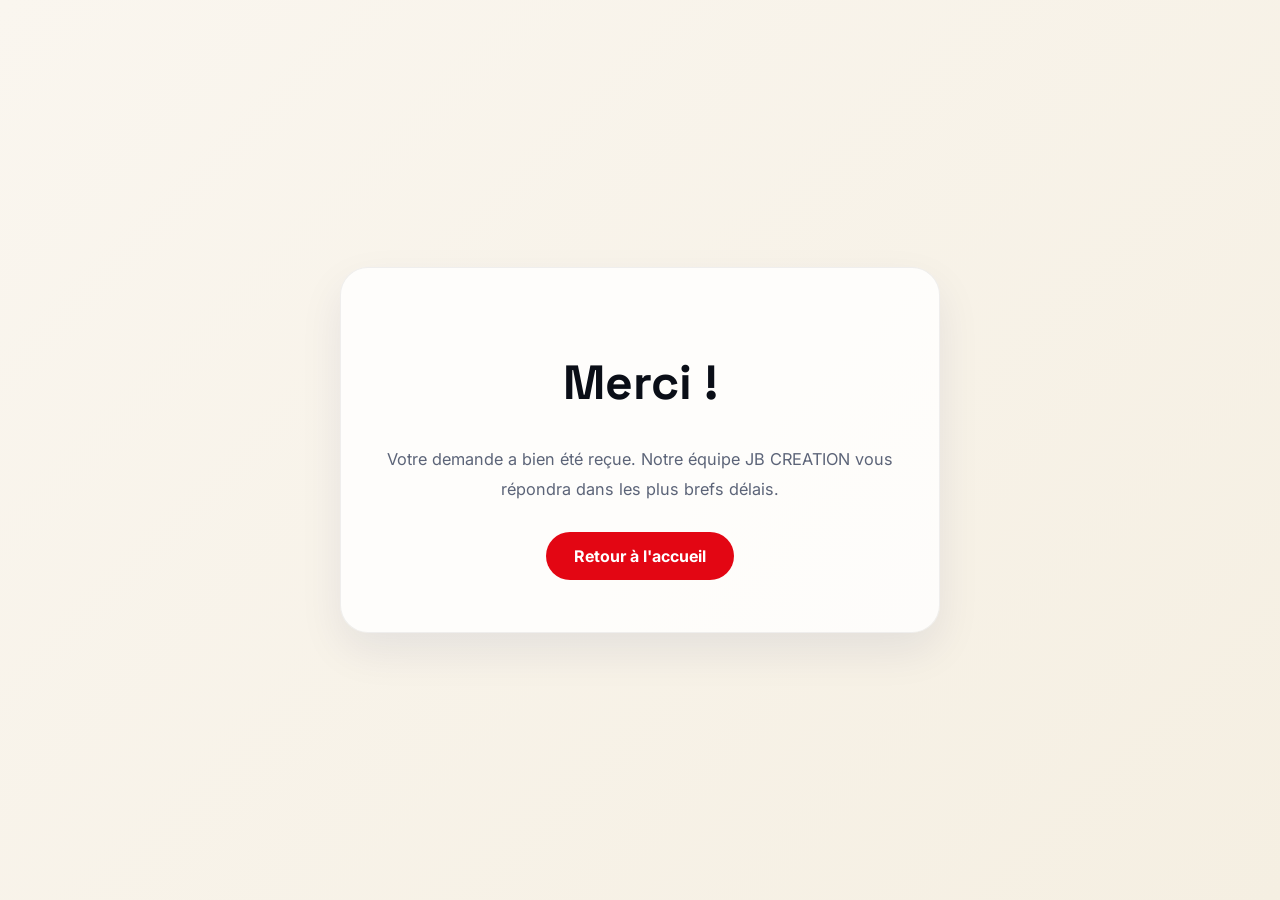
<file: merci.html>
<!DOCTYPE html>
<html lang="fr">
  <head>
    <meta charset="UTF-8" />
    <meta name="viewport" content="width=device-width, initial-scale=1.0" />
    <title>Merci — JB CREATION</title>
    <link rel="preconnect" href="https://fonts.googleapis.com" />
    <link rel="preconnect" href="https://fonts.gstatic.com" crossorigin />
    <link href="https://fonts.googleapis.com/css2?family=Inter:wght@400;500;600;700&family=Space+Grotesk:wght@500;600;700&display=swap" rel="stylesheet" />
    <style>
      :root {
        --ink: #0A0E17;
        --red: #E30613;
        --cream: #FAF6EF;
        --white: #FFFFFF;
        --muted: #5C6478;
      }
      * { box-sizing: border-box; }
      body {
        margin: 0;
        font-family: 'Inter', sans-serif;
        background: linear-gradient(135deg, var(--cream), #f5efe2);
        color: var(--ink);
        min-height: 100vh;
        display: grid;
        place-items: center;
      }
      .card {
        max-width: 600px;
        width: min(90vw, 600px);
        background: rgba(255,255,255,0.8);
        border: 1px solid rgba(10,14,23,0.06);
        border-radius: 28px;
        padding: 52px 30px;
        text-align: center;
        box-shadow: 0 18px 44px rgba(10,27,92,0.08);
      }
      h1 {
        font-family: 'Space Grotesk', sans-serif;
        font-size: clamp(2rem, 4vw, 3rem);
      }
      p {
        color: var(--muted);
        font-size: 1.02rem;
        line-height: 1.8;
        margin: 16px 0 28px;
      }
      .btn {
        display: inline-flex;
        align-items: center;
        justify-content: center;
        padding: 14px 28px;
        border-radius: 999px;
        background: var(--red);
        color: var(--white);
        font-weight: 700;
        text-decoration: none;
      }
    </style>
  </head>
  <body>
    <main class="card">
      <h1>Merci !</h1>
      <p>Votre demande a bien été reçue. Notre équipe JB CREATION vous répondra dans les plus brefs délais.</p>
      <a class="btn" href="index.html">Retour à l'accueil</a>
    </main>
  </body>
</html>
</file>
